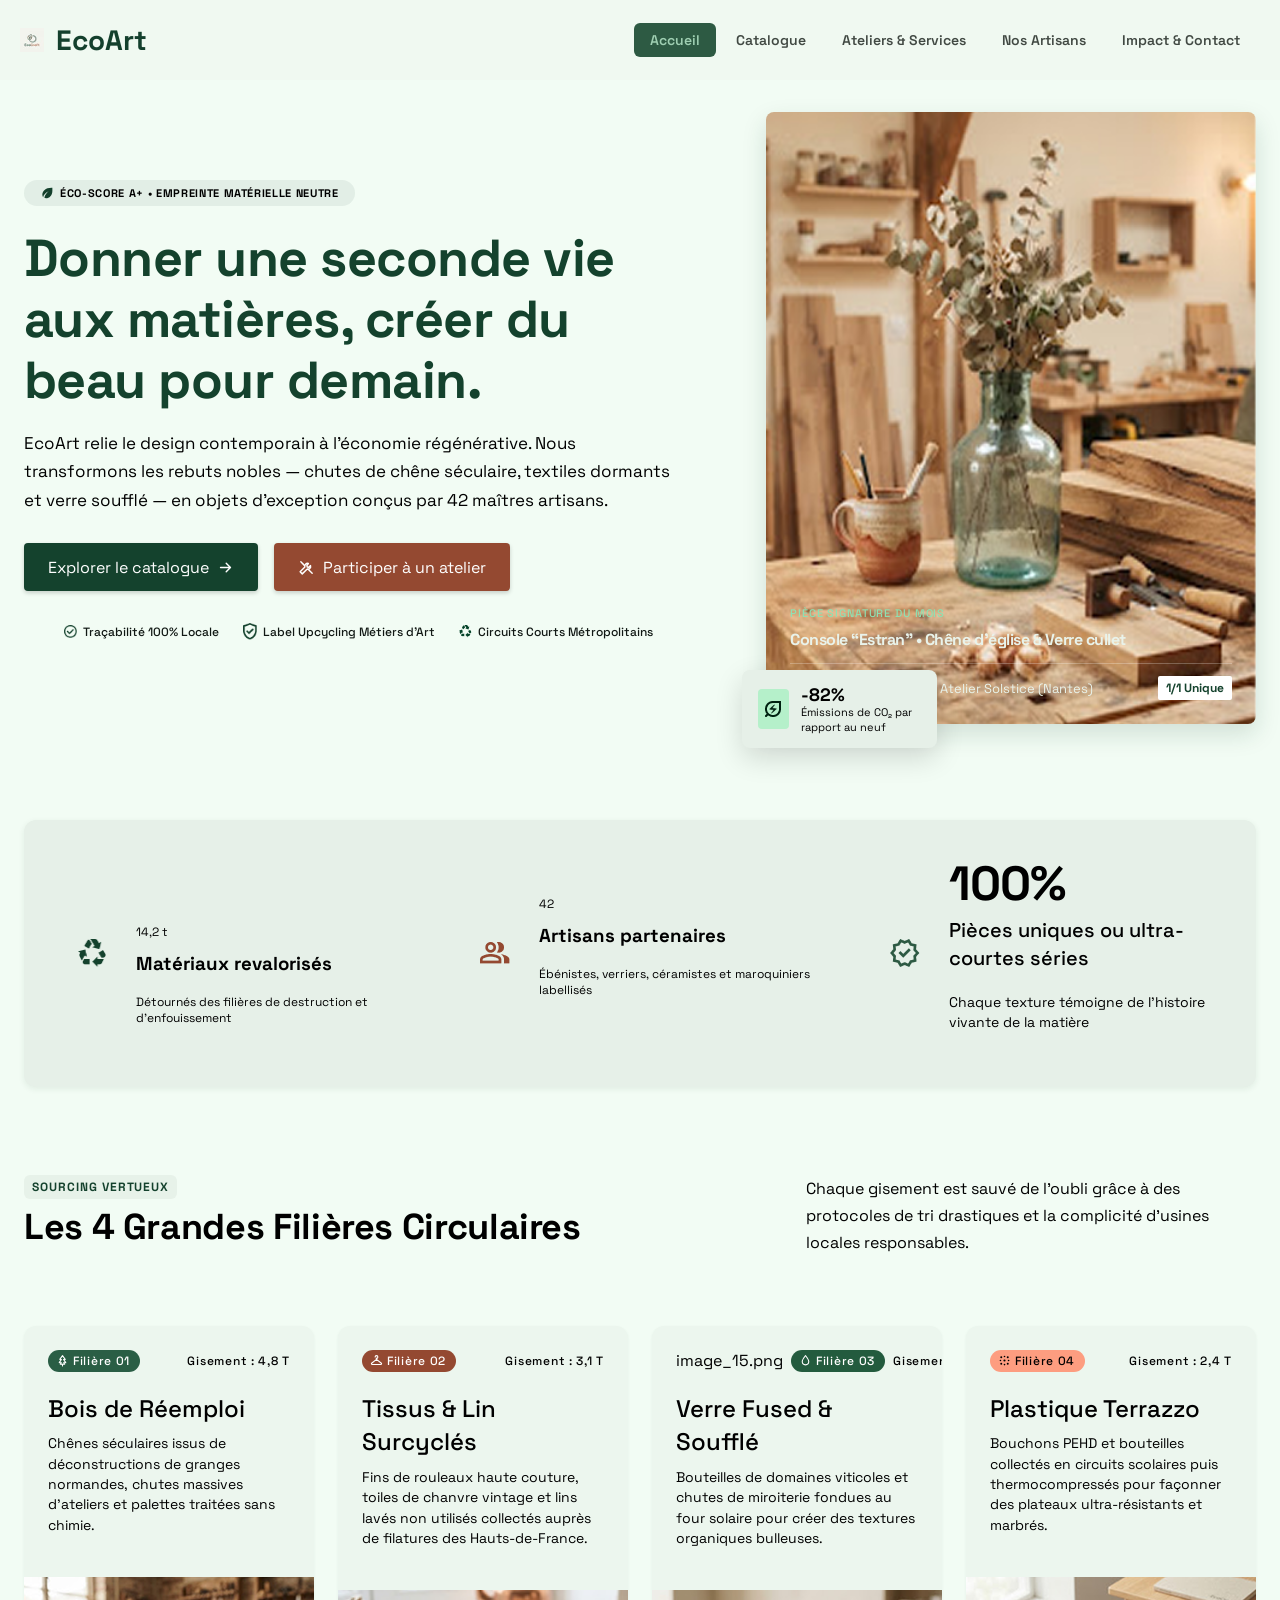
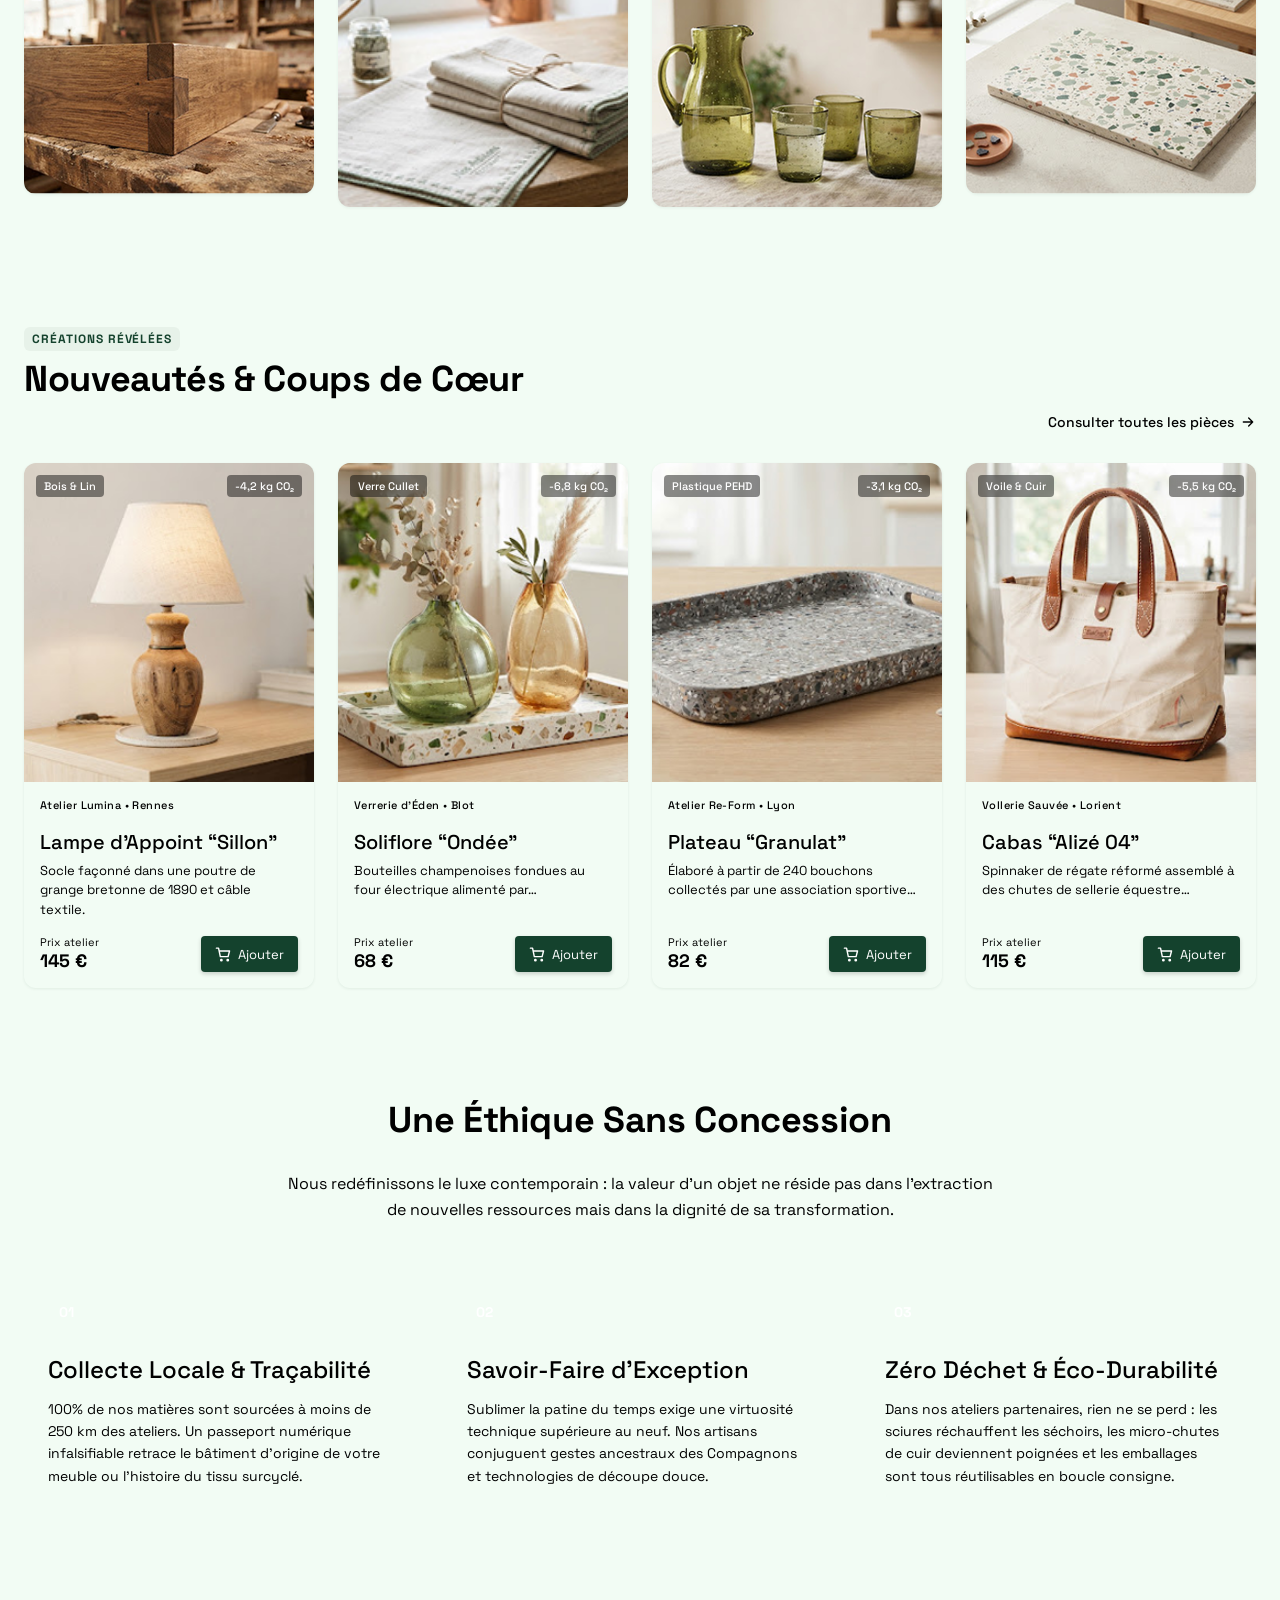
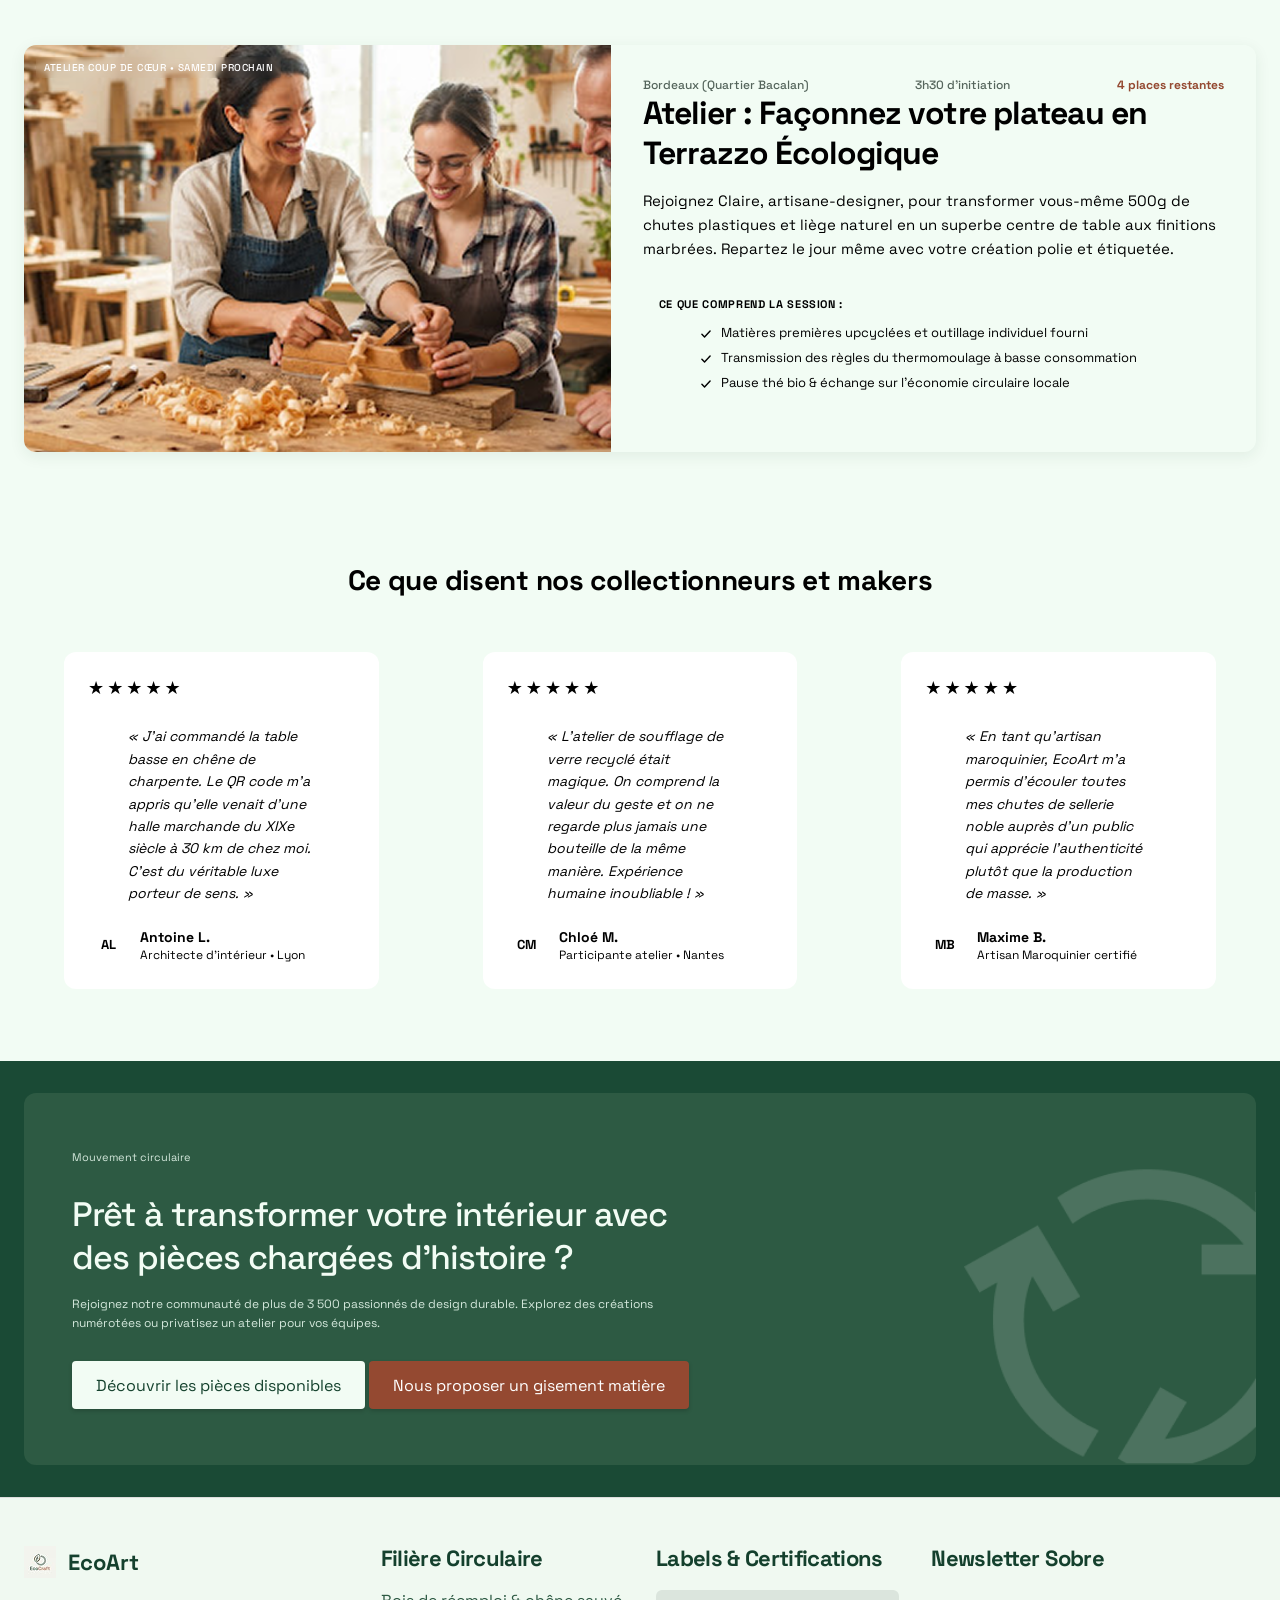
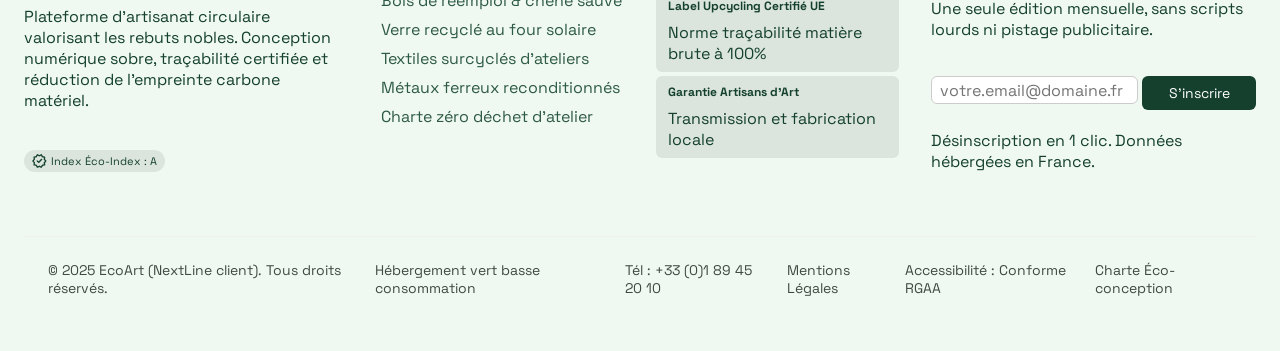
<file: index.html>
<!DOCTYPE html>
<html lang="en">

<head>
    <meta charset="UTF-8">
    <meta name="viewport" content="width=device-width, initial-scale=1.0">
    <title>Accueil - EcoArt</title>

    <link rel="stylesheet" href="CSS/style.css">
    <link rel="stylesheet" href="CSS/variables.css">
    <link rel="stylesheet" href="CSS/responsive.css">

</head>
<body class="home-body">
<header>
        <nav class="nav_bar">
            <a href="index.html"><img src="assets/icons/Logo EcoArt.png" alt="Logo EcoArt">EcoArt</a>
            <input type="checkbox" id="menu-toggle" class="checkbox">
            <label for="menu-toggle" class="menu-icon">&#9776;</label>
            <ul class="menu_list">
                <li><a href="index.html" class="active">Accueil</a></li>
                <li><a href="produits.html" >Catalogue</a></li>
                <li><a href="services.html">Ateliers & Services</a></li>
                <li><a href="artisans.html">Nos Artisans</a></li>
                <li><a href="impact.html">Impact & Contact </a></li>
            </ul>
        </nav>
    </header>

    <main class="hero-container">
<section class="hero-area">
  <div class="copy">
    <span class="badge-hero">
      <svg viewBox="0 0 24 24" fill="#14402c" aria-hidden="true"><path d="M20 3C9 3 4 9 4 15c0 1.6.5 3 1.3 4.2C6.5 14.500 10 11 15 9c-4 3-6.500 6.500-7.500 11.200.8.500 1.700.800 2.700.800 6 0 11-5 11-12.500V3h-1.200z"/></svg>
      Éco-score A+ • Empreinte matérielle neutre
    </span>

    <h1 class="h1-hero">Donner une seconde vie aux matières, créer du beau pour demain.</h1>

    <p class="hero-p">EcoArt relie le design contemporain à l'économie régénérative. Nous transformons les rebuts nobles — chutes de chêne séculaire, textiles dormants et verre soufflé — en objets d'exception conçus par 42 maîtres artisans.</p>

    <div class="actions-btn">
      <a class="btn btn-primary" href="produits.html">
        Explorer le catalogue
        <svg viewBox="0 0 24 24" fill="none" stroke="currentColor" stroke-width="2" stroke-linecap="round" stroke-linejoin="round" aria-hidden="true"><path d="M5 12h14M13 6l6 6-6 6"/></svg>
      </a>
      <a class="btn btn-secondary" href="services.html">
        <svg viewBox="0 0 24 24" fill="none" stroke="currentColor" stroke-width="2" stroke-linecap="round" stroke-linejoin="round" aria-hidden="true"><path d="M14.700 6.300a4 4 0 0 0-5 5L3 18l3 3 6.700-6.700a4 4 0 0 0 5-5l-2.500 2.500-2.200-.500-.500-2.200z"/><path d="M14 14l6 6M4 4l5 5"/></svg>
        Participer à un atelier
      </a>
    </div>

    <ul class="trust-badges">
      <li>
        <img src="assets/icons/icon-trust.png" alt="icon of sycling" width="13.33" color="#111814">
        Traçabilité 100% Locale
      </li>
      <li>
        <img src="assets/icons/Icon-21.png" alt="icon of sycling" width="13.33" height="16.67px">
        Label Upcycling Métiers d'Art
      </li>
      <li>
        <img src="assets/icons/Icon-2.png" alt="icon of sycling" width="13.33">
        Circuits Courts Métropolitains
      </li>
    </ul>
  </div>

  <div class="left-badge">
    <article class="card-hero-index">
      <img class="card-img" src="assets/pictures/heroimage.png" alt="Atelier de menuiserie avec vase en verre et eucalyptus">
      <div class="card-info">
        <p class="card-p">Pièce signature du mois</p>
        <h2 class="left-badge-h2">Console “Estran” • Chêne d'église &amp; Verre cullet</h2>
        <div class="card-meta">
          <span class="bellow-h2">Atelier Solstice (Nantes)</span>
          <span class="tag">1/1 Unique</span>
        </div>
      </div>
    </article>

    <aside class="stat">
      <div class="stat-icon-hero">
        <img src="assets/icons/flowericon.png" alt="" width="16" height="16">
      </div>
      <div>
        <strong>-82%</strong>
        <span>Émissions de CO₂ par rapport au neuf</span>
      </div>
    </aside>
  </div>
</section>
</main>

<section class="statss">
  <div class="statss-card">

    <article class="statt-item">
      <div class="stat-icon stat-icon-1">
        <img src="assets/icons/recycle.png" alt="Recycle Icon" width="28.04px" height="28px">
      </div>
      <div class="statt-text">
        <div class="statt-icon statt-icon--forest">
        </div>
        <p class="stat-number stat-number--forest">14,2 t</p>
        <h3 class="stat-title">Matériaux revalorisés</h3>
        <p class="stat-desc">Détournés des filières de destruction et d'enfouissement</p>
      </div>
    </article>

    <article class="statt-item">
      <div class="stat-icon stat-icon--clay">
        <img src="assets/icons/usersicon.png" alt="Users Icon">
      </div>
      <div class="statt-text">
        <p class="stat-number stat-number--clay">42</p>
        <h3 class="stat-title">Artisans partenaires</h3>
        <p class="stat-desc">Ébénistes, verriers, céramistes et maroquiniers labellisés</p>
      </div>
    </article>

    <article class="statt-item">
      <div class="stat-icon stat-icon--green">
        <img src="assets/icons/verifiedicon.png" alt="">
      </div>
      <div class="statt-text">
        <p class="statt-number stat-number--green">100%</p>
        <h3 class="statt-title">Pièces uniques ou ultra-courtes séries</h3>
        <p class="statt-desc">Chaque texture témoigne de l'histoire vivante de la matière</p>
      </div>
    </article>

  </div>
</section>

<section class="filieres">

  <header class="filieres-header">
    <div>
      <p class="eyebrow">Sourcing vertueux</p>
      <h2>Les 4 Grandes Filières Circulaires</h2>
    </div>
    <p class="filieres-intro">Chaque gisement est sauvé de l'oubli grâce à des protocoles de tri drastiques et la complicité d'usines locales responsables.</p>
  </header>

  <div class="filieres-grid">

    <article class="fcard">
      <div class="fcard-body">
        <div class="fcard-top">
          <span class="pill pill--forest">
            <svg viewBox="0 0 24 24" fill="none" stroke="currentColor" stroke-width="2" stroke-linecap="round" stroke-linejoin="round" aria-hidden="true"><path d="M12 3l-5 7h3l-4 6h4l-2 3h8l-2-3h4l-4-6h3z"/><path d="M12 19v3"/></svg>
            Filière 01
          </span>
          <span class="gisement">Gisement : 4,8 T</span>
        </div>
        <h3>Bois de Réemploi</h3>
        <p>Chênes séculaires issus de déconstructions de granges normandes, chutes massives d'ateliers et palettes traitées sans chimie.</p>
      </div>
      <img src="assets/pictures/image_6.png" alt="Assemblage à queues d'aronde en chêne sur un établi">
    </article>

    <article class="fcard">
      <div class="fcard-body">
        <div class="fcard-top">
          <span class="pill pill--clay">
            <svg viewBox="0 0 24 24" fill="none" stroke="currentColor" stroke-width="2" stroke-linecap="round" stroke-linejoin="round" aria-hidden="true"><path d="M12 8a2.500 2.500 0 1 0-2.500-2.500"/><path d="M12 8v2"/><path d="M12 10L3 17a1.500 1.500 0 0 0 1 2.500h16a1.500 1.500 0 0 0 1-2.500z"/></svg>
            Filière 02
          </span>
          <span class="gisement">Gisement : 3,1 T</span>
        </div>
        <h3>Tissus &amp; Lin Surcyclés</h3>
        <p>Fins de rouleaux haute couture, toiles de chanvre vintage et lins lavés non utilisés collectés auprès de filatures des Hauts-de-France.</p>
      </div>
      <img src="assets/pictures/image_29.png" alt="Échantillons de tissus en lin sur une table en bois">
    </article>

    <article class="fcard">
      <div class="fcard-body">
        <div class="fcard-top">image_15.png
          <span class="pill pill--green">
            <svg viewBox="0 0 24 24" fill="none" stroke="currentColor" stroke-width="2" stroke-linecap="round" stroke-linejoin="round" aria-hidden="true"><path d="M12 3c3.500 4.500 6 7.500 6 11a6 6 0 0 1-12 0c0-3.500 2.500-6.500 6-11z"/></svg>
            Filière 03
          </span>
          <span class="gisement">Gisement : 3,9 T</span>
        </div>
        <h3>Verre Fused &amp; Soufflé</h3>
        <p>Bouteilles de domaines viticoles et chutes de miroiterie fondues au four solaire pour créer des textures organiques bulleuses.</p>
      </div>
      <img src="assets/pictures/image_8.png" alt="Carafe et verres en verre soufflé vert">
    </article>

    <article class="fcard">
      <div class="fcard-body">
        <div class="fcard-top">
          <span class="pill pill--salmon">
            <svg viewBox="0 0 24 24" fill="currentColor" aria-hidden="true"><circle cx="6" cy="6" r="1.800"/><circle cx="12" cy="4.500" r="1.500"/><circle cx="18" cy="6" r="1.800"/><circle cx="4.500" cy="12" r="1.500"/><circle cx="12" cy="12" r="2"/><circle cx="19.500" cy="12" r="1.500"/><circle cx="6" cy="18" r="1.800"/><circle cx="12" cy="19.500" r="1.500"/><circle cx="18" cy="18" r="1.800"/></svg>
            Filière 04
          </span>
          <span class="gisement">Gisement : 2,4 T</span>
        </div>
        <h3>Plastique Terrazzo</h3>
        <p>Bouchons PEHD et bouteilles collectés en circuits scolaires puis thermocompressés pour façonner des plateaux ultra-résistants et marbrés.</p>
      </div>
      <img src="assets/pictures/image_15.png" alt="Plateau en plastique recyclé façon terrazzo">
    </article>

  </div>
</section>


<section class="second-section" id="catalogue">
  <header class="sec-head">
    <div><p class="eyebrow">Créations révélées</p><h2>Nouveautés &amp; Coups de Cœur</h2></div>
    <a class="link-arrow" href="#catalogue">Consulter toutes les pièces <svg viewBox="0 0 24 24" fill="none" stroke="currentColor" stroke-width="2" stroke-linecap="round" stroke-linejoin="round" aria-hidden="true"><path d="M5 12h14M13 6l6 6-6 6"/></svg></a>
  </header>
  <div class="pgrid">
    <article class="pcard">
      <div class="pcard-img"><img src="assets/pictures/image_3.png" alt="Lampe d'appoint en bois"><span class="chip">Bois &amp; Lin</span><span class="chip chip--r">-4,2 kg CO₂</span></div>
      <div class="pcard-body">
        <p class="maker">Atelier Lumina • Rennes</p>
        <h3>Lampe d'Appoint “Sillon”</h3>
        <p class="pdesc">Socle façonné dans une poutre de grange bretonne de 1890 et câble textile.</p>
        <div class="pfoot"><div><span class="plabel">Prix atelier</span><strong>145 €</strong></div><button class="btn btn-primary btn-sm" type="button"><svg viewBox="0 0 24 24" fill="none" stroke="currentColor" stroke-width="2" stroke-linecap="round" stroke-linejoin="round" aria-hidden="true"><circle cx="9" cy="20" r="1"/><circle cx="18" cy="20" r="1"/><path d="M2 3h3l2.500 12h11l2-8H6"/></svg> Ajouter</button></div>
      </div>
    </article>
    <article class="pcard">
      <div class="pcard-img"><img src="assets/pictures/image_9.png" alt="Soliflore en verre"><span class="chip">Verre Cullet</span><span class="chip chip--r">-6,8 kg CO₂</span></div>
      <div class="pcard-body">
        <p class="maker">Verrerie d'Éden • Blot</p>
        <h3>Soliflore “Ondée”</h3>
        <p class="pdesc">Bouteilles champenoises fondues au four électrique alimenté par…</p>
        <div class="pfoot"><div><span class="plabel">Prix atelier</span><strong>68 €</strong></div><button class="btn btn-primary btn-sm" type="button"><svg viewBox="0 0 24 24" fill="none" stroke="currentColor" stroke-width="2" stroke-linecap="round" stroke-linejoin="round" aria-hidden="true"><circle cx="9" cy="20" r="1"/><circle cx="18" cy="20" r="1"/><path d="M2 3h3l2.500 12h11l2-8H6"/></svg> Ajouter</button></div>
      </div>
    </article>
    <article class="pcard">
      <div class="pcard-img"><img src="assets/pictures/image_33.png" alt="Plateau granulat"><span class="chip">Plastique PEHD</span><span class="chip chip--r">-3,1 kg CO₂</span></div>
      <div class="pcard-body">
        <p class="maker">Atelier Re-Form • Lyon</p>
        <h3>Plateau “Granulat”</h3>
        <p class="pdesc">Élaboré à partir de 240 bouchons collectés par une association sportive…</p>
        <div class="pfoot"><div><span class="plabel">Prix atelier</span><strong>82 €</strong></div><button class="btn btn-primary btn-sm" type="button"><svg viewBox="0 0 24 24" fill="none" stroke="currentColor" stroke-width="2" stroke-linecap="round" stroke-linejoin="round" aria-hidden="true"><circle cx="9" cy="20" r="1"/><circle cx="18" cy="20" r="1"/><path d="M2 3h3l2.500 12h11l2-8H6"/></svg> Ajouter</button></div>
      </div>
    </article>
    <article class="pcard">
      <div class="pcard-img"><img src="assets/pictures/image_10.png" alt="Cabas en toile"><span class="chip">Voile &amp; Cuir</span><span class="chip chip--r">-5,5 kg CO₂</span></div>
      <div class="pcard-body">
        <p class="maker">Vollerie Sauvée • Lorient</p>
        <h3>Cabas “Alizé 04”</h3>
        <p class="pdesc">Spinnaker de régate réformé assemblé à des chutes de sellerie équestre…</p>
        <div class="pfoot"><div><span class="plabel">Prix atelier</span><strong>115 €</strong></div><button class="btn btn-primary btn-sm" type="button"><svg viewBox="0 0 24 24" fill="none" stroke="currentColor" stroke-width="2" stroke-linecap="round" stroke-linejoin="round" aria-hidden="true"><circle cx="9" cy="20" r="1"/><circle cx="18" cy="20" r="1"/><path d="M2 3h3l2.500 12h11l2-8H6"/></svg> Ajouter</button></div>
      </div>
    </article>
  </div>
</section>

  <section class="second-section">
    <header class="sec-center">
      <h2>Une Éthique Sans Concession</h2>
      <p>Nous redéfinissons le luxe contemporain : la valeur d'un objet ne réside pas dans l'extraction de nouvelles ressources mais dans la dignité de sa transformation.</p>
    </header>
    <div class="egrid">
      <article class="ecard"><span class="num">01</span><h3>Collecte Locale &amp; Traçabilité</h3><p>100% de nos matières sont sourcées à moins de 250 km des ateliers. Un passeport numérique infalsifiable retrace le bâtiment d'origine de votre meuble ou l'histoire du tissu surcyclé.</p></article>
      <article class="ecard"><span class="num">02</span><h3>Savoir-Faire d'Exception</h3><p>Sublimer la patine du temps exige une virtuosité technique supérieure au neuf. Nos artisans conjuguent gestes ancestraux des Compagnons et technologies de découpe douce.</p></article>
      <article class="ecard"><span class="num">03</span><h3>Zéro Déchet &amp; Éco-Durabilité</h3><p>Dans nos ateliers partenaires, rien ne se perd : les sciures réchauffent les séchoirs, les micro-chutes de cuir deviennent poignées et les emballages sont tous réutilisables en boucle consigne.</p></article>
    </div>
  </section>


  <section class="second-section" id="ateliers">
    <article class="atelier">
      <div class="atelier-img">
        <img src="assets/pictures/image_23.png" alt="Deux femmes rabotant une planche dans un atelier">
      <span class="chip chip--clay">Atelier coup de cœur • Samedi prochain</span>
    </div>
    <div class="atelier-body">
      <ul class="meta">
        <li>Bordeaux (Quartier Bacalan)</li>
        <li>3h30 d'initiation</li>
        <li class="meta-warn">4 places restantes</li>
      </ul>
      <h2>Atelier : Façonnez votre plateau en Terrazzo Écologique</h2>
      <p>Rejoignez Claire, artisane-designer, pour transformer vous-même 500g de chutes plastiques et liège naturel en un superbe centre de table aux finitions marbrées. Repartez le jour même avec votre création polie et étiquetée.</p>
      <div class="includes">
        <p class="includes-title">Ce que comprend la session :</p>
        <ul>
          <li><svg viewBox="0 0 24 24" fill="none" stroke="currentColor" stroke-width="2.500" stroke-linecap="round" stroke-linejoin="round" aria-hidden="true"><path d="M5 12.500l4.500 4.500L19 7"/></svg> Matières premières upcyclées et outillage individuel fourni</li>
          <li><svg viewBox="0 0 24 24" fill="none" stroke="currentColor" stroke-width="2.500" stroke-linecap="round" stroke-linejoin="round" aria-hidden="true"><path d="M5 12.500l4.500 4.500L19 7"/></svg> Transmission des règles du thermomoulage à basse consommation</li>
          <li><svg viewBox="0 0 24 24" fill="none" stroke="currentColor" stroke-width="2.500" stroke-linecap="round" stroke-linejoin="round" aria-hidden="true"><path d="M5 12.500l4.500 4.500L19 7"/></svg> Pause thé bio &amp; échange sur l'économie circulaire locale</li>
        </ul>
      </div>
    </div>
  </article>
</section>


<section class="second-section">
  <header class="sec-center"><h2 class="h2-sm">Ce que disent nos collectionneurs et makers</h2></header>
  <div class="tgrid">
    <figure class="tcard">
      <div class="stars" aria-label="5 étoiles sur 5">★★★★★</div>
      <blockquote>« J'ai commandé la table basse en chêne de charpente. Le QR code m'a appris qu'elle venait d'une halle marchande du XIXe siècle à 30 km de chez moi. C'est du véritable luxe porteur de sens. »</blockquote>
      <figcaption><span class="avatar avatar--mint">AL</span><span><strong>Antoine L.</strong><small>Architecte d'intérieur • Lyon</small></span></figcaption>
    </figure>
    <figure class="tcard">
      <div class="stars" aria-label="5 étoiles sur 5">★★★★★</div>
      <blockquote>« L'atelier de soufflage de verre recyclé était magique. On comprend la valeur du geste et on ne regarde plus jamais une bouteille de la même manière. Expérience humaine inoubliable ! »</blockquote>
      <figcaption><span class="avatar avatar--salmon">CM</span><span><strong>Chloé M.</strong><small>Participante atelier • Nantes</small></span></figcaption>
    </figure>
    <figure class="tcard">
      <div class="stars" aria-label="5 étoiles sur 5">★★★★★</div>
      <blockquote>« En tant qu'artisan maroquinier, EcoArt m'a permis d'écouler toutes mes chutes de sellerie noble auprès d'un public qui apprécie l'authenticité plutôt que la production de masse. »</blockquote>
      <figcaption><span class="avatar avatar--mint">MB</span><span><strong>Maxime B.</strong><small>Artisan Maroquinier certifié</small></span></figcaption>
    </figure>
  </div>
</section>
</main>

<section class="cta-wrap">
  <div class="cta">
    <div class="cta-text">
      <p class="p-settings">Mouvement circulaire</p>
      <h2>Prêt à transformer votre intérieur avec des pièces chargées d'histoire ?</h2>
      <p>Rejoignez notre communauté de plus de 3 500 passionnés de design durable. Explorez des créations numérotées ou privatisez un atelier pour vos équipes.</p>
      <div class="actions">
        <a class="btn btn-light" href="#catalogue">Découvrir les pièces disponibles</a>
        <a class="btn btn-secondary" href="#ateliers">Nous proposer un gisement matière</a>
      </div>
    </div>
     <img src="assets/pictures/Container.png" alt="icon">
  </div>
</section>

    <footer>
        <div class="footer_section">
            <div class="footer_first_div">
                <a href=""><img src="assets/icons/Logo EcoArt.png" alt="Logo EcoArt">EcoArt</a>
                <p>Plateforme d'artisanat circulaire valorisant
                    les rebuts nobles. Conception numérique
                    sobre, traçabilité certifiée et réduction de
                    l'empreinte carbone matériel.
                </p>
                <p class="footer_icon"><img src="assets/icons/Icon-10.png" alt=""><span>Index Éco-Index : A</span></p>
            </div>
            <div class="footer_second_div">
                <h2>Filière Circulaire</h2>
                <div>
                    <a href="#">Bois de réemploi & chêne sauvé</a>
                    <a href="#">Verre recyclé au four solaire</a>
                    <a href="#">Textiles surcyclés d'ateliers</a>
                    <a href="#">Métaux ferreux reconditionnés</a>
                    <a href="#">Charte zéro déchet d'atelier</a>
                </div>
            </div>
            <div class="footer_third_div">
                <h2>Labels & Certifications</h2>
                <div>
                    <h4>Label Upcycling Certifié UE</h3>
                    <p>Norme traçabilité matière brute à 100%</p>
                </div>
                <div>
                    <h4>Garantie Artisans d'Art</h3>
                    <p>Transmission et fabrication locale</p>
                </div>
            </div>
            <div class="footer_forth_div">
                <h2>Newsletter Sobre</h2>
                <p>Une seule édition mensuelle, sans scripts
                    lourds ni pistage publicitaire.
                </p>
                <div class="input_div">
                    <input type="text" class="footer_input" placeholder="votre.email@domaine.fr">
                    <button type="submit" class="footer_submit">S'inscrire</button>
                </div>
                <p>Désinscription en 1 clic. Données hébergées
                    en France.
                </p>
            </div>
        </div>


        <div class="footer_info">
            <div>
                <p>© 2025 EcoArt (NextLine client). Tous droits réservés.</p>
                <p>Hébergement vert basse consommation</p>
                <p>Tél : +33 (0)1 89 45 20 10</p>
            </div>
            <div>
                <p>Mentions Légales</p>
                <p>Accessibilité : Conforme RGAA</p>
                <p>Charte Éco-conception</p>
            </div>
        </div>
    </footer>
</body>

</html>
</file>
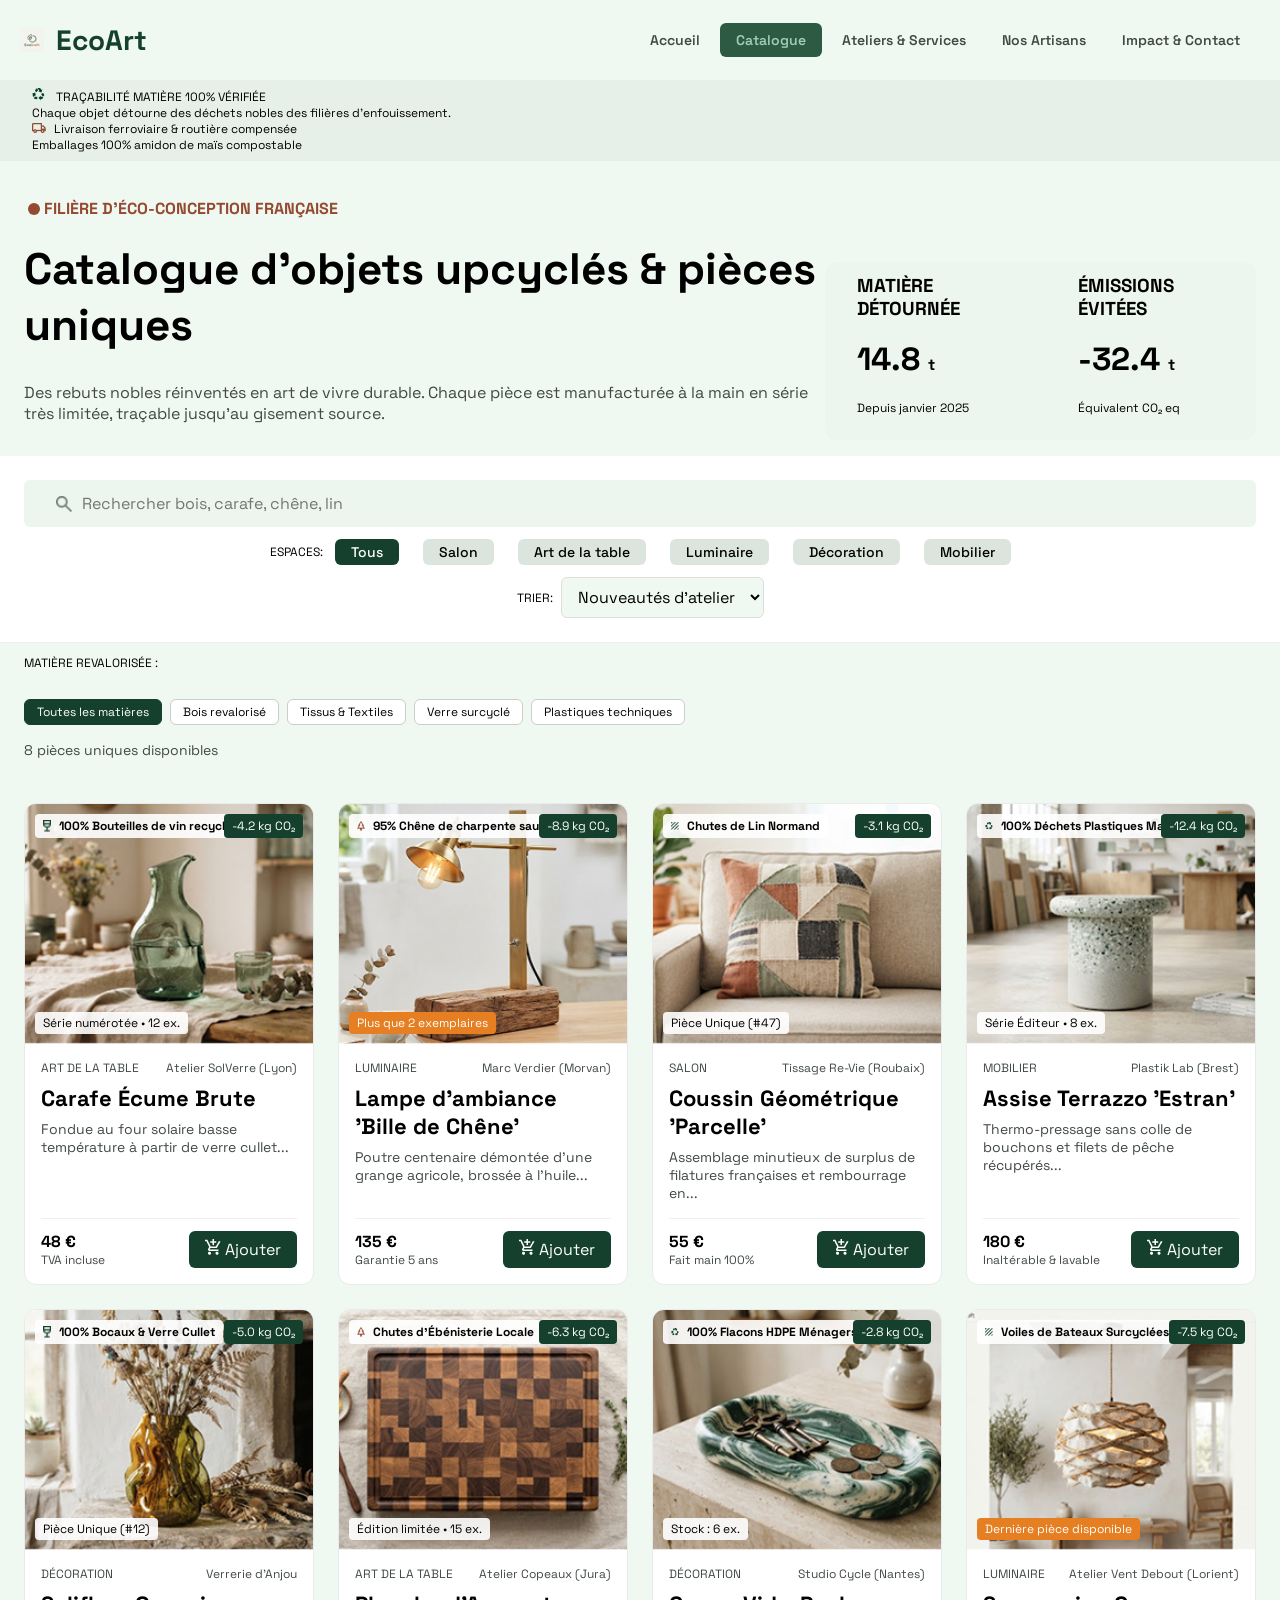
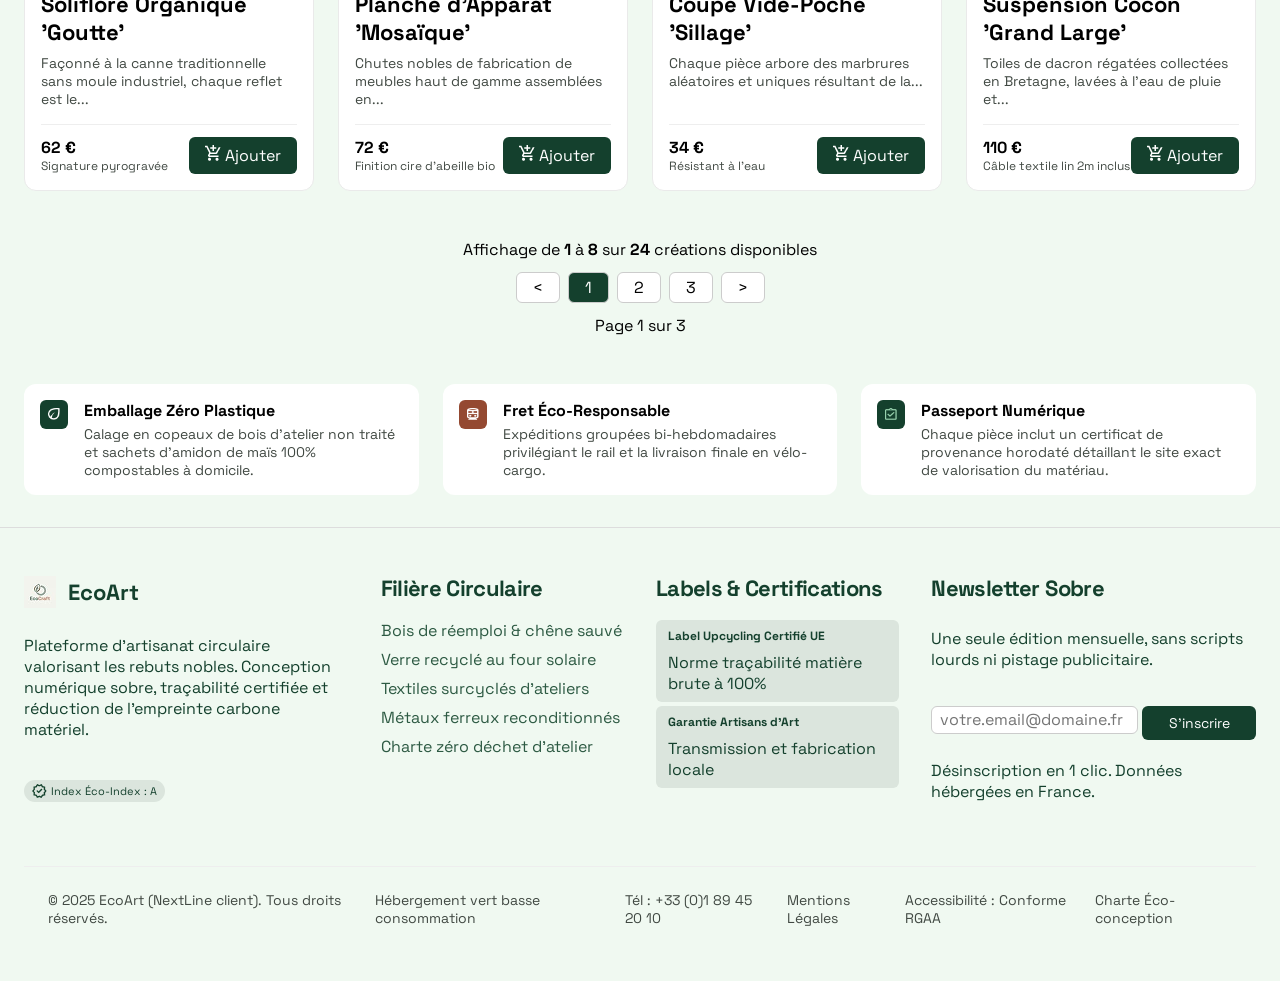
<file: produits.html>
<!DOCTYPE html>
<html lang="en">

<head>
    <meta charset="UTF-8">
    <meta name="viewport" content="width=device-width, initial-scale=1.0">
    <title>Document</title>
    <link rel="stylesheet" href="CSS/variables.css">
    <link rel="stylesheet" href="CSS/style.css">
    <link rel="stylesheet" href="CSS/responsive.css">

</head>

<body>
    <!-----------------  NavBar Section   ----------------------------->
    <header>
        <nav class="nav_bar">
            <a href="index.html"><img src="assets/icons/Logo EcoArt.png" alt="Logo EcoArt">EcoArt</a>
            <input type="checkbox" id="menu-toggle" class="checkbox">
            <label for="menu-toggle" class="menu-icon">&#9776;</label>
            <ul class="menu_list">
                <li><a href="index.html">Accueil</a></li>
                <li><a href="#" class="active">Catalogue</a></li>
                <li><a href="services.html">Ateliers & Services</a></li>
                <li><a href="artisans.html">Nos Artisans</a></li>
                <li><a href="impact.html">Impact & Contact </a></li>
            </ul>
        </nav>
    </header>

    <!------------------   Main section   ----------------------------->
    <main class="main_section">
        <div class="small_nav">
            <div>
                <p><img src="assets/icons/Icon-2.png" alt="ICON-2"> TRAÇABILITÉ MATIÈRE 100% VÉRIFIÉE</p>
                <p>Chaque objet détourne des déchets nobles des filières d'enfouissement.</p>
            </div>
            <div>
                <p><img src="assets/icons/truck.png" alt="Truck-icon">Livraison ferroviaire & routière compensée</p>
                <p>Emballages 100% amidon de maïs compostable</p>
            </div>
        </div>

        <div class="main_hero_catalog">
            <div class="catalog_title">
                <h4><div></div> FILIÈRE D'ÉCO-CONCEPTION FRANÇAISE</h4>
                <h1>Catalogue d'objets upcyclés & pièces uniques</h1>
                <p>
                    Des rebuts nobles réinventés en art de vivre durable. Chaque pièce est
                    manufacturée à la main en série très limitée, traçable jusqu'au gisement source.
                </p>
            </div>
            <div class="section_2_hero">
                <div class="section_2_hero_div">
                    <div>
                        <h3>MATIÈRE DÉTOURNÉE</h3>
                        <h1>14.8 <span>t</span></h1>
                        <p>Depuis janvier 2025</p>
                    </div>
                    <div>
                        <h3>ÉMISSIONS ÉVITÉES</h3>
                        <h1>-32.4 <span>t</span></h1>
                        <p>Équivalent CO₂ eq</p>
                    </div>
                </div>
            </div>
        </div>

        <div class="sort_section">
            <div class="search_bar">
                <div>
                    <div class="search_container">
                        <img src="assets/icons/search_icon.png" alt="Search Icon" class="search_icon">
                        <input type="text" placeholder="Rechercher bois, carafe, chêne, lin">
                    </div>
                </div>
                <div class="search_midle">
                    <p>ESPACES:</p>
                    <div>
                        <button class="btn_filter active">Tous</button>
                        <button class="btn_filter">Salon</button>
                        <button class="btn_filter">Art de la table</button>
                        <button class="btn_filter">Luminaire</button>
                        <button class="btn_filter">Décoration</button>
                        <button class="btn_filter">Mobilier</button>
                    </div>
                </div>
                <div class="sort_select">
                    <p>TRIER:</p>
                    <select name="detai" id="detai">
                        <option value="Option1">Nouveautés d'atelier</option>
                    </select>
                </div>
            </div>

            <div class="filter_tags">
                <p>MATIÈRE REVALORISÉE :</p>
                <div class="tags_container">
                    <button class="tag_btn active">Toutes les matières</button>
                    <button class="tag_btn">Bois revalorisé</button>
                    <button class="tag_btn">Tissus & Textiles</button>
                    <button class="tag_btn">Verre surcyclé</button>
                    <button class="tag_btn">Plastiques techniques</button>
                </div>
                <span class="count_info">8 pièces uniques disponibles</span>
            </div>
        </div>

        <!-- Catalog Grid Section -->
        <div class="products_grid">
            <!-- Product Card 1 -->
            <div class="product_card">
                <div class="card_image_Catalogue">
                    <img src="assets/pictures/image_1.png" alt="Carafe Écume Brute">
                    <span class="badge_top_left"><img src="assets/icons/Icon.png" alt="Icon">100% Bouteilles de vin recyclées</span>
                    <span class="badge_top_right">-4.2 kg CO₂</span>
                    <span class="badge_bottom">Série numérotée • 12 ex.</span>
                </div>
                <div class="card_content">
                    <div class="card_header">
                        <span class="category">ART DE LA TABLE</span>
                        <span class="artisan">Atelier SolVerre (Lyon)</span>
                    </div>
                    <h3>Carafe Écume Brute</h3>
                    <p>Fondue au four solaire basse température à partir de verre cullet...</p>
                    <div class="card_footer">
                        <div class="price">48 € <span>TVA incluse</span></div>
                        <button class="btn_add"><img src="assets/icons/Icon-buy.png" alt=""> Ajouter</button>
                    </div>
                </div>
            </div>

            <!-- Product Card 2 -->
            <div class="product_card">
                <div class="card_image_Catalogue">
                    <img src="assets/pictures/image_35.png" alt="Lampe Bille de Chêne">
                    <span class="badge_top_left"><img src="assets/icons/Icon-tree.png" alt="Icon">95% Chêne de charpente sauvé</span>
                    <span class="badge_top_right">-8.9 kg CO₂</span>
                    <span class="badge_bottom badge_alert">Plus que 2 exemplaires</span>
                </div>
                <div class="card_content">
                    <div class="card_header">
                        <span class="category">LUMINAIRE</span>
                        <span class="artisan">Marc Verdier (Morvan)</span>
                    </div>
                    <h3>Lampe d'ambiance 'Bille de Chêne'</h3>
                    <p>Poutre centenaire démontée d'une grange agricole, brossée à l'huile...</p>
                    <div class="card_footer">
                        <div class="price">135 € <span>Garantie 5 ans</span></div>
                        <button class="btn_add"><img src="assets/icons/Icon-buy.png" alt=""> Ajouter</button>
                    </div>
                </div>
            </div>

            <!-- Product Card 3 -->
            <div class="product_card">
                <div class="card_image_Catalogue">
                    <img src="assets/pictures/image_32.png" alt="Coussin Parcelle">
                    <span class="badge_top_left"><img src="assets/icons/Icon-3.png" alt="Icon">Chutes de Lin Normand</span>
                    <span class="badge_top_right">-3.1 kg CO₂</span>
                    <span class="badge_bottom">Pièce Unique (#47)</span>
                </div>
                <div class="card_content">
                    <div class="card_header">
                        <span class="category">SALON</span>
                        <span class="artisan">Tissage Re-Vie (Roubaix)</span>
                    </div>
                    <h3>Coussin Géométrique 'Parcelle'</h3>
                    <p>Assemblage minutieux de surplus de filatures françaises et rembourrage en...</p>
                    <div class="card_footer">
                        <div class="price">55 € <span>Fait main 100%</span></div>
                        <button class="btn_add"><img src="assets/icons/Icon-buy.png" alt=""> Ajouter</button>
                    </div>
                </div>
            </div>

            <!-- Product Card 4 -->
            <div class="product_card">
                <div class="card_image_Catalogue">
                    <img src="assets/pictures/image_11.png" alt="Assise Terrazzo Estran">
                    <span class="badge_top_left"><img src="assets/icons/Icon-2.png" alt="Icon">100% Déchets Plastiques Marins</span>
                    <span class="badge_top_right">-12.4 kg CO₂</span>
                    <span class="badge_bottom">Série Éditeur • 8 ex.</span>
                </div>
                <div class="card_content">
                    <div class="card_header">
                        <span class="category">MOBILIER</span>
                        <span class="artisan">Plastik Lab (Brest)</span>
                    </div>
                    <h3>Assise Terrazzo 'Estran'</h3>
                    <p>Thermo-pressage sans colle de bouchons et filets de pêche récupérés...</p>
                    <div class="card_footer">
                        <div class="price">180 € <span>Inaltérable & lavable</span></div>
                        <button class="btn_add"><img src="assets/icons/Icon-buy.png" alt=""> Ajouter</button>
                    </div>
                </div>
            </div>

            <!-- Product Card 5 -->
            <div class="product_card">
                <div class="card_image_Catalogue">
                    <img src="assets/pictures/image_21.png" alt="Soliflore Organique Goutte">
                    <span class="badge_top_left"><img src="assets/icons/Icon.png" alt="Icon">100% Bocaux & Verre Cullet</span>
                    <span class="badge_top_right">-5.0 kg CO₂</span>
                    <span class="badge_bottom">Pièce Unique (#12)</span>
                </div>
                <div class="card_content">
                    <div class="card_header">
                        <span class="category">DÉCORATION</span>
                        <span class="artisan">Verrerie d'Anjou</span>
                    </div>
                    <h3>Soliflore Organique 'Goutte'</h3>
                    <p>Façonné à la canne traditionnelle sans moule industriel, chaque reflet est le...</p>
                    <div class="card_footer">
                        <div class="price">62 € <span>Signature pyrogravée</span></div>
                        <button class="btn_add"><img src="assets/icons/Icon-buy.png" alt=""> Ajouter</button>
                    </div>
                </div>
            </div>

            <!-- Product Card 6 -->
            <div class="product_card">
                <div class="card_image_Catalogue">
                    <img src="assets/pictures/image_36.png" alt="Planche d'Apparat Mosaïque">
                    <span class="badge_top_left"><img src="assets/icons/Icon-tree.png" alt="Icon">Chutes d'Ébénisterie Locale</span>
                    <span class="badge_top_right">-6.3 kg CO₂</span>
                    <span class="badge_bottom">Édition limitée • 15 ex.</span>
                </div>
                <div class="card_content">
                    <div class="card_header">
                        <span class="category">ART DE LA TABLE</span>
                        <span class="artisan">Atelier Copeaux (Jura)</span>
                    </div>
                    <h3>Planche d'Apparat 'Mosaïque'</h3>
                    <p>Chutes nobles de fabrication de meubles haut de gamme assemblées en...</p>
                    <div class="card_footer">
                        <div class="price">72 € <span>Finition cire d'abeille bio</span></div>
                        <button class="btn_add"><img src="assets/icons/Icon-buy.png" alt=""> Ajouter</button>
                    </div>
                </div>
            </div>

            <!-- Product Card 7 -->
            <div class="product_card">
                <div class="card_image_Catalogue">
                    <img src="assets/pictures/image_24.png" alt="Coupe Vide-Poche Sillage">
                    <span class="badge_top_left"><img src="assets/icons/Icon-2.png" alt="Icon">100% Flacons HDPE Ménagers</span>
                    <span class="badge_top_right">-2.8 kg CO₂</span>
                    <span class="badge_bottom">Stock : 6 ex.</span>
                </div>
                <div class="card_content">
                    <div class="card_header">
                        <span class="category">DÉCORATION</span>
                        <span class="artisan">Studio Cycle (Nantes)</span>
                    </div>
                    <h3>Coupe Vide-Poche 'Sillage'</h3>
                    <p>Chaque pièce arbore des marbrures aléatoires et uniques résultant de la...</p>
                    <div class="card_footer">
                        <div class="price">34 € <span>Résistant à l'eau</span></div>
                        <button class="btn_add"><img src="assets/icons/Icon-buy.png" alt=""> Ajouter</button>
                    </div>
                </div>
            </div>

            <!-- Product Card 8 -->
            <div class="product_card">
                <div class="card_image_Catalogue">
                    <img src="assets/pictures/image_20.png" alt="Suspension Cocon Grand Large">
                    <span class="badge_top_left"><img src="assets/icons/Icon-3.png" alt="Icon">Voiles de Bateaux Surcyclées</span>
                    <span class="badge_top_right">-7.5 kg CO₂</span>
                    <span class="badge_bottom badge_alert">Dernière pièce disponible</span>
                </div>
                <div class="card_content">
                    <div class="card_header">
                        <span class="category">LUMINAIRE</span>
                        <span class="artisan">Atelier Vent Debout (Lorient)</span>
                    </div>
                    <h3>Suspension Cocon 'Grand Large'</h3>
                    <p>Toiles de dacron régatées collectées en Bretagne, lavées à l'eau de pluie et...</p>
                    <div class="card_footer">
                        <div class="price">110 € <span>Câble textile lin 2m inclus</span></div>
                        <button class="btn_add"><img src="assets/icons/Icon-buy.png" alt=""> Ajouter</button>
                    </div>
                </div>
            </div>
        </div>

        <!-- Pagination Section -->
        <div class="pagination_section">
            <span class="page_info">Affichage de <b>1</b> à <b>8</b> sur <b>24</b> créations disponibles</span>
            <div class="pagination_controls">
                <button class="page_btn">&lt;</button>
                <button class="page_btn active">1</button>
                <button class="page_btn">2</button>
                <button class="page_btn">3</button>
                <button class="page_btn">&gt;</button>
            </div>
            <span class="page_count">Page 1 sur 3</span>
        </div>

        <!-- Features Info Section -->
        <div class="features_section">
            <div class="feature_card">
                <div class="Emballage"><img src="assets/icons/Icon-6.png" alt="Icon Emballage"></div>
                <div>
                    <h4>Emballage Zéro Plastique</h4>
                    <p>Calage en copeaux de bois d'atelier non traité et sachets d'amidon de maïs 100% compostables à domicile.</p>
                </div>
            </div>
            <div class="feature_card">
                <div class="Fret"><img src="assets/icons/Icon-7.png" alt="Icon Fret"></div>
                <div>
                    <h4>Fret Éco-Responsable</h4>
                    <p>Expéditions groupées bi-hebdomadaires privilégiant le rail et la livraison finale en vélo-cargo.</p>
                </div>
            </div>
            <div class="feature_card">
                <div class="Passeport"><img src="assets/icons/Icon-8.png" alt="Icon Passeport"></div>
                <div>
                    <h4>Passeport Numérique</h4>
                    <p>Chaque pièce inclut un certificat de provenance horodaté détaillant le site exact de valorisation du matériau.</p>
                </div>
            </div>
        </div>

    </main>
    <!----------------------  End Main   ------------------------------>












    <!-------------------    Footer Section   ------------------------->
    <footer>
        <div class="footer_section">
            <div class="footer_first_div">
                <a href=""><img src="assets/icons/Logo EcoArt.png" alt="Logo EcoArt">EcoArt</a>
                <p>Plateforme d'artisanat circulaire valorisant
                    les rebuts nobles. Conception numérique
                    sobre, traçabilité certifiée et réduction de
                    l'empreinte carbone matériel.
                </p>
                <p class="footer_icon"><img src="assets/icons/Icon-10.png" alt=""><span>Index Éco-Index : A</span></p>
            </div>
            <div class="footer_second_div">
                <h2>Filière Circulaire</h2>
                <div>
                    <a href="#">Bois de réemploi & chêne sauvé</a>
                    <a href="#">Verre recyclé au four solaire</a>
                    <a href="#">Textiles surcyclés d'ateliers</a>
                    <a href="#">Métaux ferreux reconditionnés</a>
                    <a href="#">Charte zéro déchet d'atelier</a>
                </div>
            </div>
            <div class="footer_third_div">
                <h2>Labels & Certifications</h2>
                <div>
                    <h4>Label Upcycling Certifié UE</h3>
                    <p>Norme traçabilité matière brute à 100%</p>
                </div>
                <div>
                    <h4>Garantie Artisans d'Art</h3>
                    <p>Transmission et fabrication locale</p>
                </div>
            </div>
            <div class="footer_forth_div">
                <h2>Newsletter Sobre</h2>
                <p>Une seule édition mensuelle, sans scripts
                    lourds ni pistage publicitaire.
                </p>
                <div class="input_div">
                    <input type="text" class="footer_input" placeholder="votre.email@domaine.fr">
                    <button type="submit" class="footer_submit">S'inscrire</button>
                </div>
                <p>Désinscription en 1 clic. Données hébergées
                    en France.
                </p>
            </div>
        </div>


        <div class="footer_info">
            <div>
                <p>© 2025 EcoArt (NextLine client). Tous droits réservés.</p>
                <p>Hébergement vert basse consommation</p>
                <p>Tél : +33 (0)1 89 45 20 10</p>
            </div>
            <div>
                <p>Mentions Légales</p>
                <p>Accessibilité : Conforme RGAA</p>
                <p>Charte Éco-conception</p>
            </div>
        </div>
    </footer>
</body>

</html>
</file>
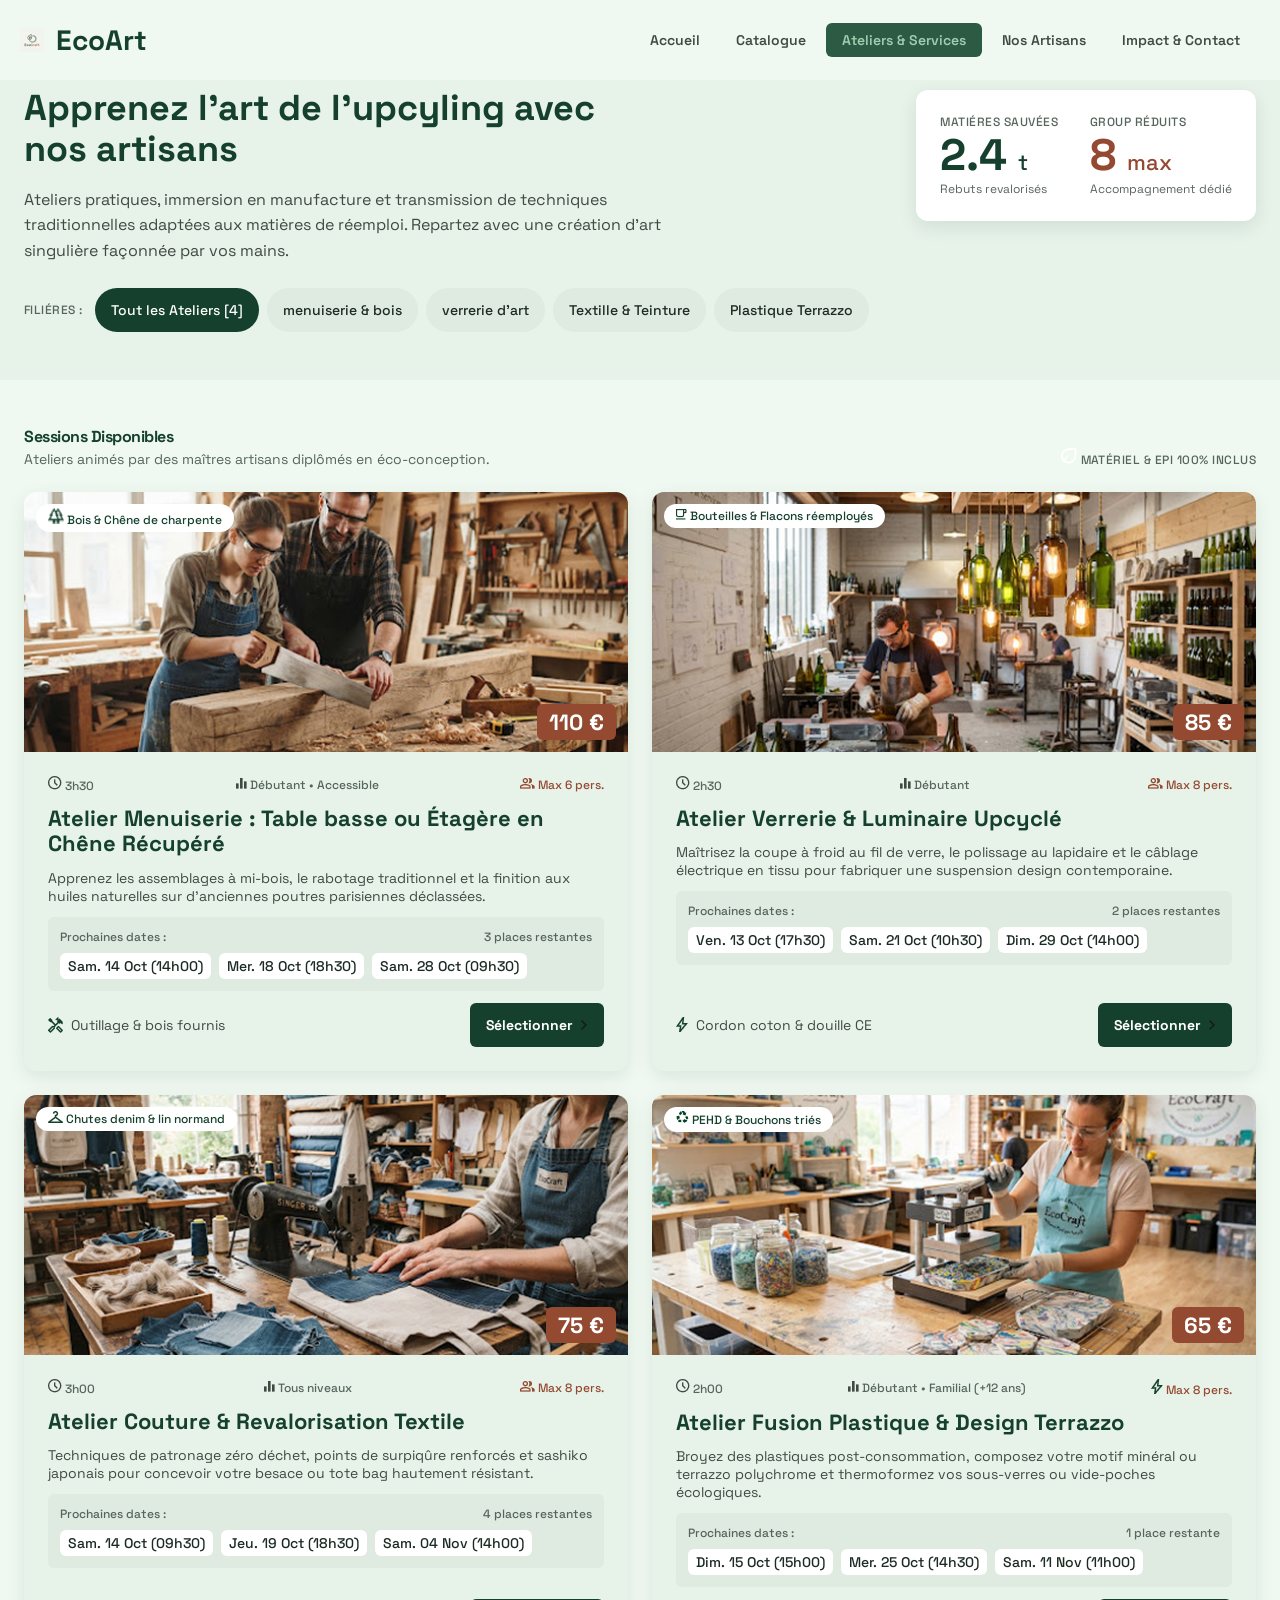
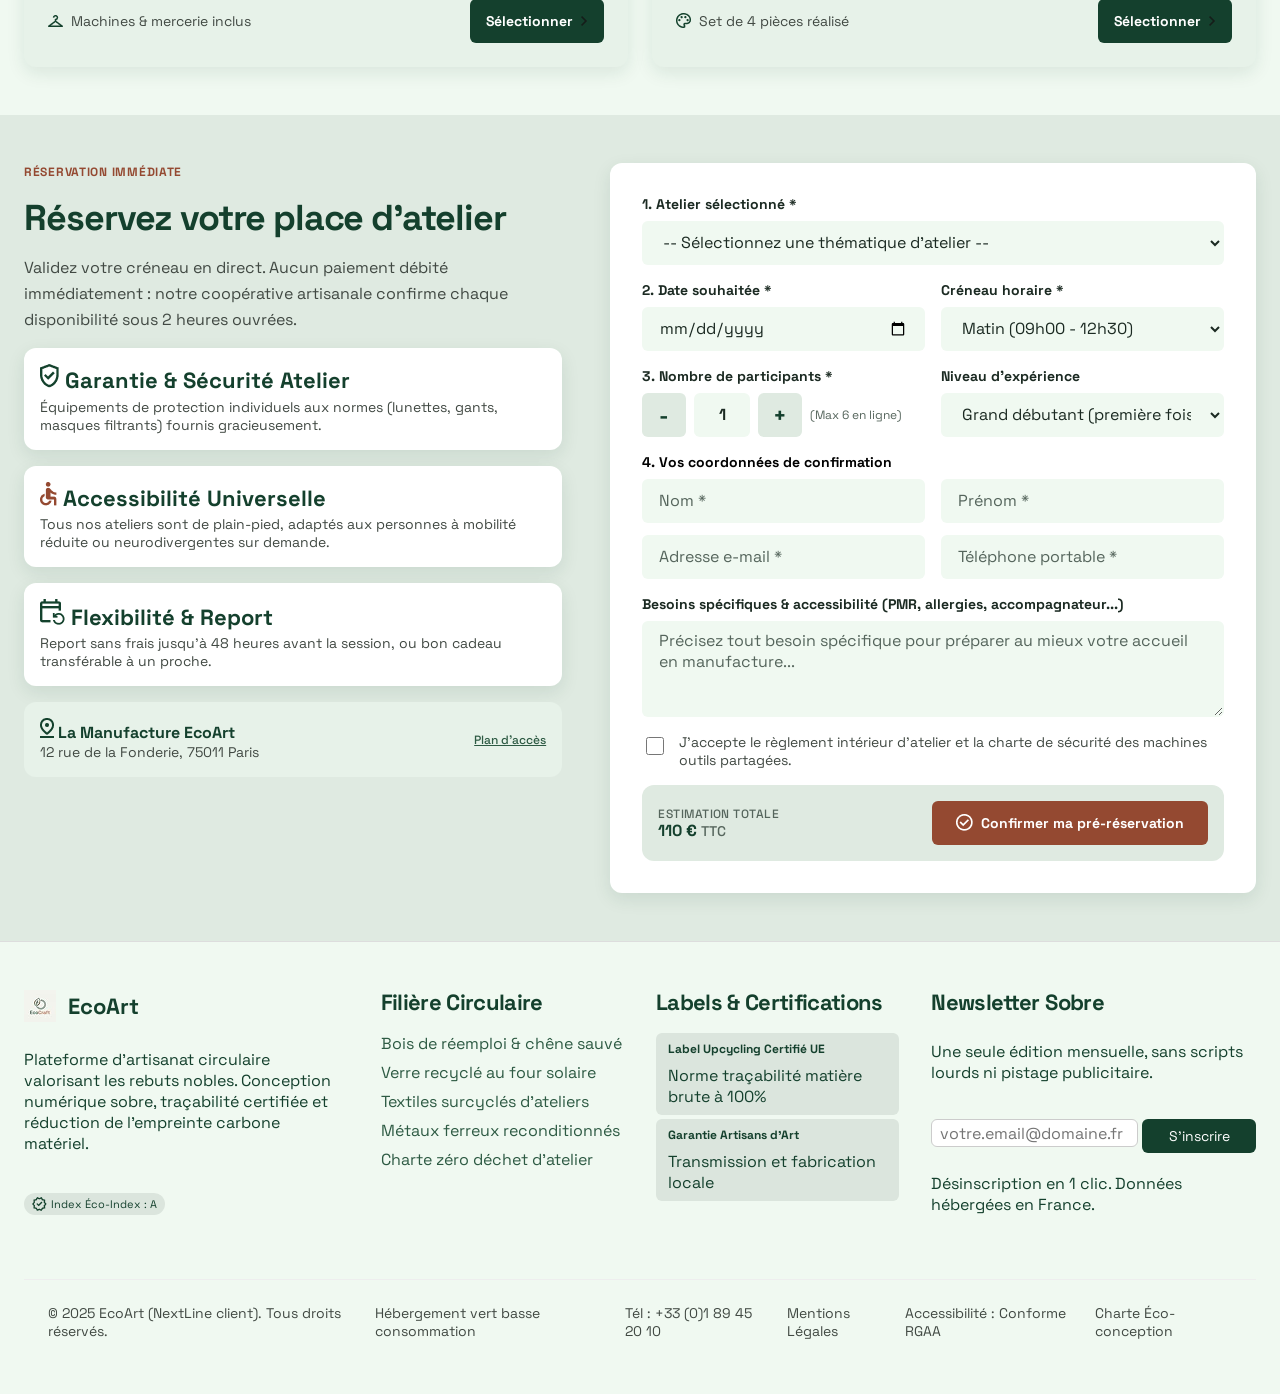
<file: services.html>
<!DOCTYPE html>
<html lang="en">
  <head>
    <meta charset="UTF-8">
    <meta name="viewport" content="width=device-width, initial-scale=1.0">
    <title>Document</title>
    <link rel="stylesheet" href="CSS/style.css" />
    <link rel="stylesheet" href="CSS/variables.css" />
    <link rel="stylesheet" href="CSS/responsive.css" />
  </head>
  <body>
    <header>
        <nav class="nav_bar">
            <a href="index.html"><img src="assets/icons/Logo EcoArt.png" alt="Logo EcoArt">EcoArt</a>
            <input type="checkbox" id="menu-toggle" class="checkbox">
            <label for="menu-toggle" class="menu-icon">&#9776;</label>
            <ul class="menu_list">
                <li><a href="index.html">Accueil</a></li>
                <li><a href="produits.html" >Catalogue</a></li>
                <li><a href="services.html" class="active">Ateliers & Services</a></li>
                <li><a href="artisans.html">Nos Artisans</a></li>
                <li><a href="impact.html">Impact & Contact </a></li>
            </ul>
        </nav>
    </header>

    <main>
      <section class="services-hero">
        <div class="hero-text">
          <span class="services-badge">
            <img src="assets/icons/Icon-11.png" /> transmission circulaire &
            savoir-Faire
          </span>
          <h1>Apprenez l'art de l'upcyling avec nos artisans</h1>
          <p>
            Ateliers pratiques, immersion en manufacture et transmission de
            techniques traditionnelles adaptées aux matières de réemploi.
            Repartez avec une création d'art singulière façonnée par vos mains.
          </p>
        </div>

        <aside class="stats">
          <div class="stat-item">
            <p class="label">Matiéres sauvées</p>
            <p class="value">2.4 <span>t</span></p>
            <p class="description">Rebuts revalorisés</p>
          </div>
          <div class="stat-item">
            <p class="label">Group Réduits</p>
            <p class="value">8 <span>max</span></p>
            <p class="description">Accompagnement dédié</p>
          </div>
        </aside>

        <nav class="filtres">
          <span class="filtres-label">Filiéres : </span>
          <button type="button" class="filtre filtre-actif">
            Tout les Ateliers [4]
          </button>
          <button type="button" class="filtre">menuiserie & bois</button>
          <button type="button" class="filtre">verrerie d'art</button>
          <button type="button" class="filtre">Textille & Teinture</button>
          <button type="button" class="filtre">Plastique Terrazzo</button>
        </nav>
      </section>
      <!--les carts-->
      <section class="sessions">
        <div class="sessions-titre">
          <div>
            <h2>Sessions Disponibles</h2>
            <p>
              Ateliers animés par des maîtres artisans diplômés en
              éco-conception.
            </p>
          </div>
          <p class="materiel-inclus">
            <img src="assets/icons/Icon-6.png" alt=""  width="16px" height="16px"/>
            Matériel & EPI 100% inclus
          </p>
        </div>

        <div class="cards">
          <!-- CARTE 1 -->
          <article class="atelier-card">
            <figure>
              <img
                src="assets/pictures/image_30.png"
                alt="Atelier menuiserie"
              />
              <span class="atelier-tag">
            <img src="assets/icons/Icon-12.png" alt="" width="16" height="16" />                Bois & Chêne de charpente
              </span>
              <span class="prix">110 €</span>
            </figure>
            <div class="card-body">
              <ul class="meta">
                <li>
                  <img  src="assets/icons/Icon-19.png" alt="" />
                  3h30
                </li>
                <li>
                  <img src="assets/icons/Icon-16.png" alt="" />
                  Débutant • Accessible
                </li>
                <li>
                  <img src="assets/icons/Icon-17.png" alt="" />
                  Max 6 pers.
                </li>
              </ul>
              <h3>
                Atelier Menuiserie : Table basse ou Étagère en Chêne Récupéré
              </h3>
              <p>
                Apprenez les assemblages à mi-bois, le rabotage traditionnel et
                la finition aux huiles naturelles sur d'anciennes poutres
                parisiennes déclassées.
              </p>
              <div class="dates">
                <p>Prochaines dates :</p>
                <p>3 places restantes</p>
                <ul>
                  <li>Sam. 14 Oct (14h00)</li>
                  <li>Mer. 18 Oct (18h30)</li>
                  <li>Sam. 28 Oct (09h30)</li>
                </ul>
              </div>
              <div class="card-actions">
                <span>
                  <img src="assets/icons/Icon-13.png" alt="" />
                  Outillage & bois fournis
                </span>
                <button type="button">
                  Sélectionner
                  <img  src="assets/icons/Icon-5.png" alt="" />
                </button>
              </div>
            </div>
          </article>

          <!-- CARTE 2 -->
          <article class="atelier-card">
            <figure>
              <img src="assets/pictures/image_18.png" alt="Atelier verrerie" />
              <span class="atelier-tag">
                <img src="assets/icons/Icon-14.png" alt="" />
                Bouteilles & Flacons réemployés
              </span>
              <span class="prix">85 €</span>
            </figure>
            <div class="card-body">
              <ul class="meta">
                <li>
                  <img src="assets/icons/Icon-19.png" alt="" />
                  2h30
                </li>
                <li>
                  <img src="assets/icons/Icon-16.png" alt="" />
                  Débutant
                </li>
                <li>
                  <img  src="assets/icons/Icon-17.png" alt="" />
                  Max 8 pers.
                </li>
              </ul>
              <h3>Atelier Verrerie & Luminaire Upcyclé</h3>
              <p>
                Maîtrisez la coupe à froid au fil de verre, le polissage au
                lapidaire et le câblage électrique en tissu pour fabriquer une
                suspension design contemporaine.
              </p>
              <div class="dates">
                <p>Prochaines dates :</p>
                <p>2 places restantes</p>
                <ul>
                  <li>Ven. 13 Oct (17h30)</li>
                  <li>Sam. 21 Oct (10h30)</li>
                  <li>Dim. 29 Oct (14h00)</li>
                </ul>
              </div>
              <div class="card-actions">
                <span>
                  <img  src="assets/icons/Icon-15.png" alt="" />
                  Cordon coton & douille CE
                </span>
                <button type="button">
                  Sélectionner
                  <img class="icone" src="assets/icons/Icon-5.png" alt="" />
                </button>
              </div>
            </div>
          </article>

          <!-- CARTE 3 -->
          <article class="atelier-card">
            <figure>
              <img src="assets/pictures/image_27.png" alt="Atelier couture" />
              <span class="atelier-tag">
                <img  src="assets/icons/Icon-18.png" alt="" />
                Chutes denim & lin normand
              </span>
              <span class="prix">75 €</span>
            </figure>
            <div class="card-body">
              <ul class="meta">
                <li>
                  <img  src="assets/icons/Icon-19.png" alt="" />
                  3h00
                </li>
                <li>
                  <img  src="assets/icons/Icon-16.png" alt="" />
                  Tous niveaux
                </li>
                <li>
                  <img  src="assets/icons/Icon-17.png" alt="" />
                  Max 8 pers.
                </li>
              </ul>
              <h3>Atelier Couture & Revalorisation Textile</h3>
              <p>
                Techniques de patronage zéro déchet, points de surpiqûre
                renforcés et sashiko japonais pour concevoir votre besace ou
                tote bag hautement résistant.
              </p>
              <div class="dates">
                <p>Prochaines dates :</p>
                <p>4 places restantes</p>
                <ul>
                  <li>Sam. 14 Oct (09h30)</li>
                  <li>Jeu. 19 Oct (18h30)</li>
                  <li>Sam. 04 Nov (14h00)</li>
                </ul>
              </div>
              <div class="card-actions">
                <span>
                  <img  src="assets/icons/Icon-18.png" alt="" />
                  Machines & mercerie inclus
                </span>
                <button type="button">
                  Sélectionner
                  <img  src="assets/icons/Icon-5.png" alt="" />
                </button>
              </div>
            </div>
          </article>

          <!-- CARTE 4 -->
          <article class="atelier-card">
            <figure>
              <img src="assets/pictures/image_19.png" alt="Atelier plastique" />
              <span class="atelier-tag">
                <img  src="assets/icons/Icon-2.png" alt="" />
                PEHD & Bouchons triés
              </span>
              <span class="prix">65 €</span>
            </figure>
            <div class="card-body">
              <ul class="meta">
                <li>
                  <img  src="assets/icons/Icon-19.png" alt="" />
                  2h00
                </li>
                <li>
                  <img  src="assets/icons/Icon-16.png" alt="" />
                  Débutant • Familial (+12 ans)
                </li>
                <li>
                  <img  src="assets/icons/Icon-15.png" alt="" />
                  Max 8 pers.
                </li>
              </ul>
              <h3>Atelier Fusion Plastique & Design Terrazzo</h3>
              <p>
                Broyez des plastiques post-consommation, composez votre motif
                minéral ou terrazzo polychrome et thermoformez vos sous-verres
                ou vide-poches écologiques.
              </p>
              <div class="dates">
                <p>Prochaines dates :</p>
                <p>1 place restante</p>
                <ul>
                  <li>Dim. 15 Oct (15h00)</li>
                  <li>Mer. 25 Oct (14h30)</li>
                  <li>Sam. 11 Nov (11h00)</li>
                </ul>
              </div>
              <div class="card-actions">
                <span>
                  <img  src="assets/icons/Icon-20.png" alt="" />
                  Set de 4 pièces réalisé
                </span>
                <button type="button">
                  Sélectionner
                  <img  src="assets/icons/Icon-5.png" alt="" />
                </button>
              </div>
            </div>
          </article>
        </div>
      </section>

      <section class="reservation">
        <div class="infos">
          <p class="resa-eyebrow">Réservation immédiate</p>
          <h2>Réservez votre place d'atelier</h2>
          <p>
            Validez votre créneau en direct. Aucun paiement débité immédiatement
            : notre coopérative artisanale confirme chaque disponibilité sous 2
            heures ouvrées.
          </p>
          <article class="garantie">
            <h3>
              <img  src="assets/icons/Icon-21.png" alt="" />
              Garantie & Sécurité Atelier
            </h3>
            <p>
              Équipements de protection individuels aux normes (lunettes, gants,
              masques filtrants) fournis gracieusement.
            </p>
          </article>
          <article class="garantie">
            <h3>
              <img
                src="assets/icons/Icon-22.png"
                alt=""
              />
              Accessibilité Universelle
            </h3>
            <p>
              Tous nos ateliers sont de plain-pied, adaptés aux personnes à
              mobilité réduite ou neurodivergentes sur demande.
            </p>
          </article>

          <article class="garantie">
            <h3>
              <img src="assets/icons/Icon-23.png" alt="" />
              Flexibilité & Report
            </h3>
            <p>
              Report sans frais jusqu'à 48 heures avant la session, ou bon
              cadeau transférable à un proche.
            </p>
          </article>

          <address class="adresse">
            <div>
              <strong>
                <img src="assets/icons/Icon-24.png" alt="" />
                La Manufacture EcoArt
              </strong>
              <p>12 rue de la Fonderie, 75011 Paris</p>
            </div>
            <a href="#">Plan d'accès</a>
          </address>
        </div>

        <!--formulaire-->
        <form class="resa-form">
          <div class="champ">
            <label for="atelier">1. Atelier sélectionné *</label>
            <select id="atelier" required>
              <option value="">
                -- Sélectionnez une thématique d'atelier --
              </option>
              <option>Menuiserie : Table basse ou Étagère en Chêne</option>
              <option>Verrerie & Luminaire Upcyclé</option>
              <option>Couture & Revalorisation Textile</option>
              <option>Fusion Plastique & Design Terrazzo</option>
            </select>
          </div>
          <!--lign 1-->
          <div class="ligne">
            <div class="champ">
              <label for="date">2. Date souhaitée *</label>
              <input type="date" id="date" required />
            </div>
            <div class="champ">
              <label for="creneau">Créneau horaire *</label>
              <select id="creneau">
                <option>Matin (09h00 - 12h30)</option>
                <option>Après-midi (14h00 - 17h30)</option>
                <option>Soir (18h30 - 21h00)</option>
              </select>
            </div>
          </div>
          <!--lign 2-->
          <div class="ligne">
            <div class="champ">
              <label for="participants">3. Nombre de participants *</label>
              <div class="compteur">
                <button type="button">-</button>
                <input
                  type="number"
                  id="participants"
                  value="1"
                  min="1"
                  max="6"
                />
                <button type="button">+</button>
                <span>(Max 6 en ligne)</span>
              </div>
            </div>
            <div class="champ">
              <label for="niveau">Niveau d'expérience</label>
              <select id="niveau">
                <option>Grand débutant (première fois)</option>
                <option>Débutant</option>
                <option>Intermédiaire</option>
              </select>
            </div>
          </div>
          <!--lign 3-->
          <fieldset class="coordonnees">
            <legend>4. Vos coordonnées de confirmation</legend>
            <div class="ligne">
              <input type="text" placeholder="Nom *" required />
              <input type="text" placeholder="Prénom *" required />
            </div>
            <div class="ligne">
              <input type="email" placeholder="Adresse e-mail *" required />
              <input type="tel" placeholder="Téléphone portable *" required />
            </div>
          </fieldset>

          <div class="champ">
            <label for="besoins"
              >Besoins spécifiques & accessibilité (PMR, allergies,
              accompagnateur...)</label
            >
            <textarea
              id="besoins"
              placeholder="Précisez tout besoin spécifique pour préparer au mieux votre accueil en manufacture..."
            ></textarea>
          </div>

          <label class="reglement">
            <input type="checkbox" required />
            J'accepte le règlement intérieur d'atelier et la charte de sécurité
            des machines outils partagées.
          </label>

          <div class="total">
            <div>
              <p class="total-label">Estimation totale</p>
              <p class="total-prix">110 € <span>TTC</span></p>
            </div>
            <button type="submit">
              <img  src="assets/icons/Icon-25.png" alt="" />
              Confirmer ma pré-réservation
            </button>
          </div>
        </form>
      </section>
    </main>

    <footer>
        <div class="footer_section">
            <div class="footer_first_div">
                <a href=""><img src="assets/icons/Logo EcoArt.png" alt="Logo EcoArt">EcoArt</a>
                <p>Plateforme d'artisanat circulaire valorisant
                    les rebuts nobles. Conception numérique
                    sobre, traçabilité certifiée et réduction de
                    l'empreinte carbone matériel.
                </p>
                <p class="footer_icon"><img src="assets/icons/Icon-10.png" alt=""><span>Index Éco-Index : A</span></p>
            </div>
            <div class="footer_second_div">
                <h2>Filière Circulaire</h2>
                <div>
                    <a href="#">Bois de réemploi & chêne sauvé</a>
                    <a href="#">Verre recyclé au four solaire</a>
                    <a href="#">Textiles surcyclés d'ateliers</a>
                    <a href="#">Métaux ferreux reconditionnés</a>
                    <a href="#">Charte zéro déchet d'atelier</a>
                </div>
            </div>
            <div class="footer_third_div">
                <h2>Labels & Certifications</h2>
                <div>
                    <h4>Label Upcycling Certifié UE</h3>
                    <p>Norme traçabilité matière brute à 100%</p>
                </div>
                <div>
                    <h4>Garantie Artisans d'Art</h3>
                    <p>Transmission et fabrication locale</p>
                </div>
            </div>
            <div class="footer_forth_div">
                <h2>Newsletter Sobre</h2>
                <p>Une seule édition mensuelle, sans scripts
                    lourds ni pistage publicitaire.
                </p>
                <div class="input_div">
                    <input type="text" class="footer_input" placeholder="votre.email@domaine.fr">
                    <button type="submit" class="footer_submit">S'inscrire</button>
                </div>
                <p>Désinscription en 1 clic. Données hébergées
                    en France.
                </p>
            </div>
        </div>


        <div class="footer_info">
            <div>
                <p>© 2025 EcoArt (NextLine client). Tous droits réservés.</p>
                <p>Hébergement vert basse consommation</p>
                <p>Tél : +33 (0)1 89 45 20 10</p>
            </div>
            <div>
                <p>Mentions Légales</p>
                <p>Accessibilité : Conforme RGAA</p>
                <p>Charte Éco-conception</p>
            </div>
        </div>
    </footer>
  </body>
</html>
</file>
<file: CSS/style.css>
body {
    width: 100%;
    height: 100vh;
    padding: 0;
    margin: 0;
    font-family: var(--text-fonts);
    background-color: var(--color-bg);
}

p {
    font-size: var(--text-xs);
}


.menu-icon {
    display: block;
    font-size: 40px;
    margin: 0;
    padding: 0 12px;
    cursor: pointer;
    color: var(--color-green-dark);
}

.checkbox {
    font-size: 50px;
    display: none;
}

#menu-toggle {
    display: none;
}

.nav_bar {
    width: 100%;
    position: fixed;
    top: 0;
    z-index: 999;
    height: 80px;
    display: flex;
    align-items: center;
    justify-content: space-between;
    padding: 0 var(--space-5) 0 var(--space-1);
    background-color: var(--color-bg);
}

.nav_bar a {
    font-size: var(--text-1xl);
    display: flex;
    align-items: center;
    font-weight: var(--weight-bold);
    text-decoration: none;
    gap: var(--space-3);
    padding: var(--space-2) var(--space-4);
    color: var(--color-green-dark);
}

.nav_bar a img {
    width: var(--space-5);
}

.nav_bar ul li a {
    text-decoration: none;
    color: var(--color-textp);
    font-size: var(--text-sm);
    font-weight: 600;
}
.nav_bar ul li a.active{
    background-color: var(--color-green);
    color: var(--color-active);
    border-radius: var(--radius-sm);
}

.nav_bar ul {
    list-style: none;
    display: none;
}

.nav_bar .menu_list {
    display: none;
    flex-direction: column;
    position: absolute;
    top: 63px;
    width: 99%;
    background-color: var(--color-bg);
    padding: var(--space-3);
    gap: var(--space-5) 0;
    box-shadow: 0 4px 6px rgba(0, 0, 0, 0.1);
    z-index: 99;
}

#menu-toggle:checked ~ .menu_list {
    display: flex;
}


.main_section {
    width: 100%;
    margin-top: 80px;
}

.small_nav {
    width: 100%;
    height: fit-content;
    display: flex;
    flex-direction: column;
    justify-content: center;
    padding: var(--space-2) var(--space-5);
    background-color: var(--color-small-nav);
}

.small_nav div {
    display: flex;
    flex-direction: column;
}

.small_nav div p {
    margin: 0;
    padding: 0 var(--space-2);
}

.small_nav div p img {
    padding-right: var(--space-2);
}

.main_hero_catalog {
    width: 100%;
    height: fit-content;
    display: flex;
    flex-direction: column;
    padding: var(--space-4) var(--space-5);
    background-color: var(--color-bg);
}

.catalog_title {
    width: 100%;
}

.catalog_title h4 {
    display: flex;
    align-items: center;
    color: var(--color-brown);
}

.catalog_title h4 div {
    width: var(--space-3);
    height: var(--space-3);
    background-color: var(--color-brown);
    border-radius: 50%;
    margin: var(--space-1);
}

.catalog_title h1 {
    font-size: var(--text-3xl);
    padding-right: 0;
}

.catalog_title p {
    color: var(--color-textp);
    font-size: var(--text-base);
}

.section_2_hero {
    width: 100%;
    display: flex;
    align-items: center;
    justify-content: center;
    margin-top: var(--space-4);
}

.section_2_hero_div {
    display: flex;
    background-color: var(--color-hero-card);
    border-radius: var(--radius-md);
    padding: var(--space-3) var(--space-6);
    gap: var(--space-8);
}



.section_2_hero_div div h1 span {
    font-size: var(--text-base);
}

.sort_section {
    background-color: var(--color-white);
}

.search_bar {
    width: 100%;
    display: flex;
    flex-direction: column;
    gap: var(--space-3);
    padding: var(--space-5);
}

.search_bar div {
    display: flex;
    justify-content: center;
}

.search_container {
    display: flex;
    align-items: center;
    background-color: var(--color-hero-card);
    padding: var(--space-3) var(--space-6);
    border-radius: var(--radius-sm);
    gap: var(--space-2);
    width: 100%;
}

.search_icon {
    width: var(--space-4);
    height: var(--space-4);
}

.search_container input {
    border: none;
    background-color: var(--color-hero-card);
    width: 100%;
}

.search_container input:focus {
    border: none;
    outline: none;
}

.search_midle {
    display: flex;
    align-items: center;
    justify-content: center;
    gap: var(--space-3);
    background-color: transparent;
}

.search_midle p {
    margin: 0;
    align-self: center;
}

.search_midle div {
    display: flex;
    flex-wrap: wrap;
    gap: var(--space-5);
}

.sort_select {
    display: flex;
    align-items: center;
    gap: var(--space-2);
}
.sort_select p {
  margin: 0;
  align-items: center;
}
.sort_select select {
    padding: var(--space-2) var(--space-3);
    border: 1px solid #ddd;
    border-radius: var(--radius-sm);
    background-color: var(--color-bg);
}

.btn_filter {
    background: var(--color-hex);
    border: none;
    padding: var(--space-1) var(--space-4);
    border-radius: var(--radius-sm);
    cursor: pointer;
    font-size: var(--text-sm);
    font-weight: var(--weight-medium);
}

.btn_filter.active {
    background-color: var(--color-green-dark);
    color: var(--color-white);
}

.filter_tags {
    display: flex;
    flex-direction: column;
    align-items: flex-start;
    padding: var(--space-3) var(--space-5);
    gap: var(--space-4);
    background-color: var(--color-bg);
    border-top: 1px solid #eee;
}

.tags_container {
    display: flex;
    flex-wrap: wrap;
    gap: var(--space-2);
}

.tag_btn {
    background-color: var(--color-white);
    border: 1px solid #ccc;
    padding: var(--space-1) var(--space-3);
    border-radius: var(--radius-sm);
    font-size: var(--text-xs);
    cursor: pointer;
}

.tag_btn.active {
    background-color: var(--color-green-dark);
    color: var(--color-white);
    border-color: var(--color-green-dark);
}

.count_info {
    margin-left: 0;
    font-size: var(--text-sm);
    color: var(--color-textp);
}


.products_grid {
    display: grid;
    grid-template-columns: 1fr; 
    gap: var(--space-5);
    padding: var(--space-6) var(--space-5);
}

.product_card {
    background-color: var(--color-white);
    border-radius: var(--radius-md);
    overflow: hidden;
    display: flex;
    flex-direction: column;
    border: 1px solid #eaeaea;
}

.card_image_Catalogue {
    position: relative;
    width: 100%;
    height: 240px;
}

.card_image_Catalogue img {
    width: 100%;
    height: 100%;
    object-fit: cover;
}

.badge_top_left {
    position: absolute;
    top: 10px;
    left: 10px;
    background: rgba(255, 255, 255, 0.9);
    padding: 4px 8px;
    border-radius: 4px;
    font-size: var(--text-xs);
    font-weight: bold;
    display: flex;
    align-items: center;
    justify-content: center;
    gap: var(--space-2);
}
.badge_top_left img {
  display: flex;
  align-items: center;
  justify-content: center;
  width: 8px;
  height: auto;
}

.badge_top_right {
    position: absolute;
    top: 10px;
    right: 10px;
    background: var(--color-green-dark);
    color: white;
    padding: 4px 8px;
    border-radius: 4px;
    font-size: var(--text-xs);
}

.badge_bottom {
    position: absolute;
    bottom: 10px;
    left: 10px;
    background: rgba(255, 255, 255, 0.9);
    padding: 3px 8px;
    border-radius: 4px;
    font-size: var(--text-xs);
}

.badge_alert {
    background: #e67e22;
    color: white;
}

.card_content {
    padding: var(--space-4);
    display: flex;
    flex-direction: column;
    flex-grow: 1;
}

.card_header {
    display: flex;
    justify-content: space-between;
    font-size: var(--text-xs);
    color: var(--color-textp);
    margin-bottom: var(--space-2);
}

.card_content h3 {
    margin: 0 0 var(--space-2) 0;
    font-size: var(--text-lg);
}

.card_content p {
    font-size: var(--text-sm);
    color: var(--color-textp);
    margin: 0 0 var(--space-4) 0;
    flex-grow: 1;
}

.card_footer {
    display: flex;
    align-items: center;
    justify-content: space-between;
    border-top: 1px solid #eee;
    padding-top: var(--space-3);
}

.price {
    font-size: var(--text-xl);
    font-weight: bold;
    display: flex;
    flex-direction: column;
}

.price span {
    font-size: var(--text-xs);
    font-weight: normal;
    color: var(--color-textp);
}

.btn_add {
    background-color: var(--color-green-dark);
    color: var(--color-white);
    border: none;
    padding: var(--space-2) var(--space-4);
    border-radius: var(--radius-sm);
    cursor: pointer;
}


.pagination_section {
    display: flex;
    flex-direction: column;
    gap: var(--space-3);
    align-items: center;
    padding: var(--space-4) var(--space-5);
}

.pagination_controls {
    display: flex;
    gap: var(--space-2);
}

.page_btn {
    border: 1px solid #ccc;
    background: white;
    padding: var(--space-1) var(--space-4);
    border-radius: var(--radius-sm);
    cursor: pointer;
}

.page_btn.active {
    background-color: var(--color-green-dark);
    color: white;
}

.features_section {
    display: grid;
    grid-template-columns: 1fr;
    gap: var(--space-5);
    padding: var(--space-6) var(--space-5);
    background-color: var(--color-bg);
}

.feature_card {
    display: flex;
    gap: var(--space-4);
    align-items: flex-start;
    background: white;
    padding: var(--space-4);
    border-radius: var(--radius-md);
}

.feature_card img {
    width: 32px;
    height: 32px;
}

.feature_card h4 {
    margin: 0 0 var(--space-1) 0;
}

.feature_card p {
    margin: 0;
    font-size: var(--text-sm);
    color: var(--color-textp);
}


footer {
    background-color: var(--color-bg);
    border-top: 1px solid #ddd;
    padding: var(--space-7) var(--space-5) var(--space-4);
    display: flex;
    flex-direction: column;
    width: 100%;
    height: fit-content;
}

.footer_section {
    height: 100%;
    background-color: var(--color-bg);
    display: grid;
    grid-template-columns: 1fr;
    gap: var(--space-6);
    margin-bottom: var(--space-7);
}

.footer_section div h2{
  font-size: var(--text-lg);
}
.footer_section div p {
    font-size: var(--text-base);
    font-weight: var(--weight-regular);
    color: var(--color-green-dark);
}

.footer_first_div {
    display: flex;
    flex-direction: column;
    justify-content: space-between;
    color: var(--color-textp);
}

.footer_first_div a {
    display: flex;
    align-items: center;
    font-size: var(--text-lg);
    font-weight: var(--weight-bold);
    text-decoration: none;
    gap: var(--space-3);
    color: var(--color-green-dark);
}

.footer_first_div .footer_icon {
    width: fit-content;
    display: flex;
    align-items: center;
    justify-content: center;
    background-color: var(--color-hex);
    border-radius: var(--radius-md);
    padding: var(--space-1) var(--space-2);
    gap: var(--space-1);
}

.footer_first_div p {
    padding: var(--space-1) 0 0 0;
    font-size: var(--text-xs);
}

.footer_icon span {
    font-size: 11px;
}

.footer_second_div {
    display: flex;
    flex-direction: column;
    padding-bottom: var(--space-3);
}

.footer_second_div div {
    display: flex;
    flex-direction: column;
    gap: var(--space-2);
}

.footer_third_div h4 {
    margin: 0;
    padding: var(--space-1);
    text-decoration: none;
    color: var(--color-green-dark);
    font-size: var(--text-xs);
}


.footer_section div h4 {
    color: var(--color-green-dark);
}

.footer_third_div {
    padding-right: 0;
}

.footer_third_div div {
    background-color: var(--color-hex);
    border-radius: var(--radius-sm);
    padding: var(--space-1) var(--space-2);
    margin: var(--space-1) 0;
}

.footer_third_div p {
    margin: var(--space-1);
    font-size: var(--text-xs);
}

.footer_forth_div {
    display: flex;
    flex-direction: column;
    gap: var(--space-2);
}

.input_div {
    width: 100%;
    display: flex;
    gap: var(--space-1);
    margin: var(--space-3) 0;
}

.footer_input {
    width: 60%;
    height: 28px;
    border-radius: var(--radius-sm);
    border: 1px solid #ccc;
    padding: var(--space-1) var(--space-2);
    flex-grow: 1;
}

.footer_submit {
    width: 35%;
    border-radius: var(--radius-sm);
    background-color: var(--color-green-dark);
    border: none;
    color: var(--color-white);
    font-size: var(--text-sm);
    font-weight: var(--weight-regular);
    padding: var(--space-2) var(--space-4);
    cursor: pointer;
}

.footer_submit:hover {
    background-color: var(--color-green-light);
}

.footer_info {
    display: flex;
    flex-direction: column;
    gap: var(--space-4);
    align-items: center;
    justify-content: center;
    padding: var(--space-5);
    background-color: var(--color-bg);
    border-top: 1px solid #eee;
    font-size: var(--text-xs);
    color: var(--color-textp);
    
}

.footer_info div {
    display: flex;
    gap: var(--space-4); 
}

.footer_info div p {
    font-size: var(--text-sm);
}
.Emballage img, .Fret img, .Passeport img{
  width: var(--space-3);
  height: var(--space-3);
}
.Emballage {
    background-color: var(--color-green-dark);
    border-radius: var(--radius-sm);
    padding: var(--space-1) var(--space-2);
} 

.Fret{
  background-color: var(--color-brown);
  border-radius: var(--radius-sm);
  padding: var(--space-1) var(--space-2);
}

.Passeport{
  background-color: var(--color-green-dark);
  border-radius: var(--radius-sm);
  padding: var(--space-1) var(--space-2);
}























































* {
  box-sizing: border-box;
}
.map-card iframe{
  width: 100%;
}
html {
  scroll-behavior: smooth;
}

a {
  color: var(--color-green);
  text-decoration: none;
}
button,
input,
select,
textarea {
  font: inherit;
}
button:focus-visible,
a:focus-visible,
input:focus-visible,
select:focus-visible,
textarea:focus-visible,
summary:focus-visible {
  outline: 3px solid var(--color-focus);
  outline-offset: 3px;
}
.page-shell {
  width: 100%;
  margin: 90px auto 0 auto;
  padding: 0 var(--space-5) ;
}
.hero {
  margin-bottom: var(--space-5);
}
.eyebrow,
.section-kicker {
  margin: 0;
  color: var(--color-green);
  font-size: var(--text-xs);
  font-weight: var(--weight-bold);
  letter-spacing: 0.06em;
  text-transform: uppercase;
}
.eyebrow {
  display: inline-block;
  padding: var(--space-1) var(--space-2);
  border-radius: var(--radius-sm);
  background: var(--color-surface);
}
.hero-row {
  display: flex;
  align-items: end;
  justify-content: space-between;
  gap: var(--space-6);
}
h1,
h2,
h3,
p {
  margin-top: 0;
}
.hero h1 {
  margin: var(--space-3) 0 var(--space-2);
  color: var(--color-green-dark);
  font-size: clamp(2.2rem, 5vw, var(--text-3xl));
  line-height: 0.98;
  letter-spacing: -0.05em;
}
.hero h1 span {
  color: var(--color-brown);
}
.hero-copy {
  margin-bottom: 0;
  color: var(--color-text-muted);
  font-size: var(--text-sm);
  line-height: 1.45;
}
.audit-stamp {
  margin: 0 0 var(--space-1);
  color: var(--color-text-muted);
  font-size: var(--text-xs);
  line-height: 1.5;
  text-align: right;
  text-transform: uppercase;
}
.audit-stamp:first-letter {
  color: var(--color-brown);
}
.audit-stamp strong {
  color: var(--color-green);
  font-weight: var(--weight-bold);
}
.metrics {
  display: grid;
  grid-template-columns: repeat(4, 1fr);
  gap: 14px;
  margin-bottom: var(--space-7);
}
.metric-card,
.card,
.trace-card {
  border: 1px solid var(--color-border);
  border-radius: var(--radius-sm);
  background: var(--color-surface);
}
.metric-card {
  min-height: 170px;
  padding: var(--space-4);
}
.metric-label {
  display: flex;
  justify-content: space-between;
  margin-bottom: var(--space-4);
  color: var(--color-green);
  font-size: var(--text-xs);
  font-weight: var(--weight-bold);
}
.metric-label span {
  font-size: 10px;
  font-weight: var(--weight-medium);
}
.accent-card .metric-label,
.accent-card strong,
.brown-text {
  color: var(--color-brown);
}
.metric-card > strong {
  display: block;
  color: var(--color-green-dark);
  font-size: var(--text-3xl);
  line-height: 1;
  letter-spacing: -0.04em;
}
.metric-card > strong small {
  font-size: var(--text-sm);
  letter-spacing: 0;
}
.metric-card h2 {
  margin: var(--space-2) 0 var(--space-1);
  font-size: var(--text-sm);
  line-height: 1.25;
}
.metric-card > p:last-child,
.trace-card p {
  margin: 0;
  color: var(--color-text-muted);
  font-size: var(--text-xs);
  line-height: 1.4;
}
.impact-grid,
.contact-grid {
  display: grid;
  grid-template-columns: 1.35fr 0.93fr;
  gap: var(--grid-gap);
  margin-bottom: var(--space-7);
}
.card {
  padding: var(--space-5);
}
.heading-line {
  display: flex;
  justify-content: space-between;
  align-items: start;
  gap: var(--space-4);
}
h2 {
  color: var(--color-green-dark);
  font-size: var(--text-xl);
  line-height: var(--line-tight);
  letter-spacing: -0.03em;
}
.heading-line h2,
.materials-card h2 {
  margin: var(--space-1) 0 var(--space-4);
}
.badge {
  padding: var(--space-2);
  border: 1px solid var(--color-border);
  border-radius: var(--radius-sm);
  color: var(--color-text-muted);
  font-size: var(--text-xs);
  line-height: 1.3;
}
.muted {
  margin-bottom: var(--space-4);
  color: var(--color-text-muted);
  font-size: var(--text-xs);
  line-height: 1.55;
}
.bars {
  display: grid;
  gap: var(--space-3);
}
.bar > div {
  display: flex;
  justify-content: space-between;
  gap: var(--space-2);
  color: var(--color-green);
  font-size: var(--text-xs);
  font-weight: var(--weight-medium);
}
.bar b {
  font-size: var(--text-xs);
}
.dot {
  display: inline-block;
  width: 8px;
  height: 8px;
  margin-right: 6px;
  border-radius: 2px;
  background: var(--color-green-dark);
}
.dot.brown {
  background: var(--color-brown);
}
.dot.green {
  background: var(--color-green-light);
}
.dot.salmon {
  background: var(--color-salmon);
}
.track {
  display: block;
  height: 8px;
  margin-top: var(--space-1);
  overflow: hidden;
  border-radius: var(--radius-pill);
  background: var(--color-surface-strong);
}
.track i {
  display: block;
  height: 100%;
  border-radius: inherit;
  background: var(--color-green-dark);
}
.track .brown-bar {
  background: var(--color-brown);
}
.track .green-bar {
  background: var(--color-green-light);
}
.track .salmon-bar {
  background: var(--color-salmon);
}
.report-row {
  display: flex;
  align-items: center;
  gap: var(--space-3);
  margin-top: var(--space-5);
  padding: var(--space-3);
  border-radius: var(--radius-sm);
  background: var(--color-surface-strong);
}
.donut {
  display: block;
  width: 38px;
  height: 38px;
  flex: 0 0 auto;
  border: 3px solid var(--color-salmon);
  border-right-color: var(--color-green-light);
  border-bottom-color: var(--color-green-light);
  border-radius: 50%;
}
.report-row strong {
  font-size: var(--text-xs);
}
.report-row p {
  margin: 2px 0 0;
  color: var(--color-text-muted);
  font-size: 10px;
  line-height: 1.35;
}
.report-row a {
  margin-left: auto;
  white-space: nowrap;
  font-size: 10px;
  font-weight: var(--weight-bold);
}
.side-stack {
  display: grid;
  gap: var(--space-4);
}
.method-card {
  padding: var(--space-5);
  border-radius: var(--radius-sm);
  background: var(--color-green-dark);
  box-shadow: var(--shadow-card);
  color: var(--color-text-on-dark);
}
.method-card .section-kicker {
  color: #b4d1bd;
}
.method-card h2 {
  margin: var(--space-2) 0;
  color: var(--color-text-on-dark);
  font-size: var(--text-lg);
}
.method-card > p:not(.section-kicker) {
  color: #d0e1d4;
  font-size: var(--text-xs);
  line-height: 1.5;
}
.method-card ul {
  display: grid;
  gap: var(--space-2);
  margin: var(--space-5) 0 0;
  padding: 0;
  list-style: none;
  color: #e5f1e7;
  font-size: var(--text-xs);
}
.trace-card {
  display: flex;
  overflow: hidden;
}
.trace-card img {
  width: 96px;
  object-fit: cover;
}
.trace-card > div {
  padding: var(--space-3);
}
.trace-card h3 {
  margin: var(--space-1) 0;
  color: var(--color-green-dark);
  font-size: var(--text-sm);
}
.trace-card .section-kicker {
  color: var(--color-brown);
  font-size: 10px;
}
.contact-grid {
  grid-template-columns: 0.8fr 1.2fr;
  overflow: hidden;
  border-radius: var(--radius-sm);
  background: var(--color-surface);
}
.atelier-panel,
.form-panel {
  padding: var(--space-6);
}
.atelier-panel {
  background: var(--color-surface-strong);
}
.atelier-panel h2,
.form-panel h2 {
  margin: var(--space-2) 0 var(--space-3);
  font-size: var(--text-xl);
}
.intro {
  color: var(--color-text-muted);
  font-size: var(--text-xs);
  line-height: 1.5;
}
.details {
  display: grid;
  gap: var(--space-3);
  margin: var(--space-5) 0;
}
.details div {
  margin: 0;
}
.details dt {
  color: var(--color-green-dark);
  font-size: var(--text-xs);
  font-weight: var(--weight-bold);
}
.details dd {
  margin: 2px 0 0;
  color: var(--color-text-muted);
  font-size: 10px;
  line-height: 1.45;
}
.mobility {
  margin-bottom: var(--space-5);
  padding: var(--space-3);
  border-radius: var(--radius-sm);
  background: #d4e6d8;
}
.mobility strong {
  color: var(--color-green-dark);
  font-size: var(--text-xs);
}
.mobility p {
  margin: var(--space-1) 0 0;
  color: var(--color-text-muted);
  font-size: 10px;
  line-height: 1.45;
}
.atelier-image {
  display: block;
  width: 100%;
  height: 150px;
  object-fit: cover;
  filter: saturate(0.75);
}
.atelier-panel > small {
  display: block;
  margin-top: var(--space-1);
  color: var(--color-text-muted);
  font-size: 10px;
}
.form-panel {
  background: var(--color-surface);
}
.form-panel > .muted {
  max-width: 600px;
}
.form-row {
  display: grid;
  grid-template-columns: 1fr 1fr;
  gap: var(--space-3);
}
.form-panel label {
  display: block;
  margin-bottom: var(--space-3);
  color: var(--color-green-dark);
  font-size: var(--text-xs);
  font-weight: var(--weight-bold);
}
.form-panel input,
.form-panel select,
.form-panel textarea {
  display: block;
  width: 100%;
  margin-top: var(--space-1);
  padding: var(--space-3);
  border: 1px solid var(--color-border);
  border-radius: var(--radius-sm);
  background: var(--color-white);
  color: var(--color-text);
  font-size: var(--text-xs);
}
.form-panel textarea {
  min-height: 90px;
  resize: vertical;
}
.form-panel input:focus,
.form-panel select:focus,
.form-panel textarea:focus {
  border-color: var(--color-green-light);
  outline: 3px solid rgba(95, 166, 127, 0.2);
}
.consent {
  display: flex !important;
  align-items: start;
  gap: var(--space-2);
  color: var(--color-text-muted) !important;
  font-weight: var(--weight-regular) !important;
  line-height: 1.4;
}
.consent input {
  width: 14px;
  margin: 0;
  accent-color: var(--color-green);
}
.form-panel button {
  min-height: var(--tap-size);
  padding: var(--space-3) var(--space-4);
  border: 0;
  border-radius: var(--radius-sm);
  background: var(--color-brown);
  color: var(--color-white);
  font-size: var(--text-xs);
  font-weight: var(--weight-bold);
  cursor: pointer;
  transition:
    background var(--transition),
    transform var(--transition);
}
.form-panel button:hover {
  background: var(--color-brown-dark);
  transform: translateY(-1px);
}
.reply-note {
  margin-left: var(--space-3);
  color: var(--color-success);
  font-size: 10px;
}
.map-card {
  position: relative;
  height: 220px;
  overflow: hidden;
  margin-bottom: var(--space-7);
  border-radius: var(--radius-sm);
  background: #e2eee5;
}
.map-art {
  height: 100%;
  position: relative;
  background-color: #e2eee5;
  background-image:
    linear-gradient(
      30deg,
      transparent 47%,
      #c7d9cd 48%,
      #c7d9cd 50%,
      transparent 51%
    ),
    linear-gradient(
      115deg,
      transparent 48%,
      #c7d9cd 49%,
      #c7d9cd 50%,
      transparent 51%
    );
  background-size:
    150px 90px,
    180px 110px;
}
.map-art:after {
  position: absolute;
  inset: 0;
  content: "";
  background: repeating-linear-gradient(
    70deg,
    transparent 0 72px,
    rgba(255, 255, 255, 0.55) 73px 75px
  );
}
.map-label,
.map-paris,
.map-pin {
  position: absolute;
  z-index: 1;
}
.map-label {
  color: #70837a;
  font-size: var(--text-xs);
}
.label-a {
  top: 20%;
  left: 8%;
  color: #8a6abb;
}
.label-b {
  top: 31%;
  left: 25%;
  color: #8a6abb;
}
.label-c {
  top: 40%;
  right: 15%;
  color: #8a6abb;
}
.label-d {
  top: 20%;
  right: 4%;
}
.map-paris {
  top: 43%;
  left: 45%;
  color: #60736a;
  font-size: var(--text-xl);
}
.map-pin {
  top: 55%;
  left: 40%;
  padding: var(--space-2);
  border-radius: var(--radius-pill);
  background: var(--color-white);
  color: var(--color-brown);
  font-size: var(--text-lg);
  box-shadow: var(--shadow-card);
}
.map-caption {
  position: absolute;
  z-index: 2;
  bottom: var(--space-4);
  left: var(--space-4);
  width: 300px;
  padding: var(--space-3);
  border-radius: var(--radius-sm);
  background: rgba(255, 255, 255, 0.92);
  box-shadow: var(--shadow-card);
}
.map-caption strong {
  color: var(--color-green-dark);
  font-size: var(--text-xs);
}
.map-caption p {
  margin: var(--space-1) 0;
  color: var(--color-text-muted);
  font-size: 10px;
  line-height: 1.4;
}
.map-caption a {
  font-size: 10px;
  font-weight: var(--weight-bold);
}
.faq {
  text-align: center;
  margin: 0 0 var(--space-7) 0 ;
  padding-bottom: var(--space-5);
}
.faq h2 {
  margin: var(--space-2) 0 var(--space-5);
}
.faq-list {
  max-width: 760px;
  margin: auto;
  text-align: left;
}
.faq details {
  border-bottom: 1px solid var(--color-border);
  padding: var(--space-3) 0;
}
.faq summary {
  display: flex;
  justify-content: space-between;
  gap: var(--space-4);
  cursor: pointer;
  color: var(--color-green-dark);
  font-size: var(--text-sm);
  font-weight: var(--weight-bold);
  list-style: none;
}
.faq summary::-webkit-details-marker {
  display: none;
}
.faq summary span {
  font-size: var(--text-lg);
  font-weight: var(--weight-regular);
}
.faq details p {
  margin: var(--space-2) 0 0;
  color: var(--color-text-muted);
  font-size: var(--text-xs);
}

.hero-container { background: var(--hero-bg); }
.hero-area {
  max-width: 1280px;
  margin: 0 auto;
  padding: 112px 24px 56px;
  display: grid;
  grid-template-columns: 1fr 490px;
  gap: 76px;
  align-items: center;
}
.badge-hero {
  display: inline-flex; align-items: center; gap: 6px;
  background: rgba(20, 64, 44, .07);
  color: var(--forest);
  font-size: 11px; font-weight: 700; letter-spacing: .06em; text-transform: uppercase;
  padding: 6px 16px 6px 16px;
  border-radius: 999px;
}
.badge-hero svg { width: 14px; height: 14px; }
.h1-hero {
  margin: 22px 0 18px;
  font-size: clamp(36px, 5vw, 52px);
  line-height: 1.17;
  font-weight: 700;
  letter-spacing: -.01em;
  color: var(--color-btn-home);
  max-width: 640px;
  font-family: var(--text-font) ;
}
.hero-p { font-size: 17px; line-height: 1.7; max-width: 670px; }
.actions-btn { display: flex; flex-wrap: wrap; gap: 16px; margin: 28px 0 32px; }
.btn {
  display: inline-flex; align-items: center; gap: 8px;
  font: 500 13px var(--text-font);
  color: var(--color-text-on-dark);
  padding: 0 24px; height: 48px;
  border: 0; border-radius: 4px; cursor: pointer;
  text-decoration: none;
  box-shadow: 0 2px 4px rgba(0,0,0,.18);
}
.btn svg { width: 17px; height: 17px; }
.btn-primary { background: var(--color-btn-home); }
.btn-secondary { background: var(--color-btn-home2); }
.btn:focus-visible { outline: 3px solid var(--forest); outline-offset: 3px; }
.trust-badges { display: flex; flex-wrap: wrap; gap: 24px; list-style: none;  }
.trust-badges li {
  display: flex; align-items: center; gap: 6px;
  font-size: 12px; font-weight: 500; color:#111814;
}

.trust-badges img {  flex: none; color: #111814;}
.left-badge-h2 {
    color: var(--color-left-badge);
}
.bellow-h2 {
    color: #E9F3EB;
}
.left-badge { position: relative; }
.card-hero-index {
  position: relative;
  height: 612px;
  border-radius: 8px;
  overflow: hidden;
  color: var(--color-white);
  box-shadow: 0 10px 24px rgba(20, 64, 44, .15);
  
}
.card-img {
  position: absolute; inset: 0;
  width: 100%; height: 100%;
  object-fit: cover;
}
.card::after { 
   position: absolute; 
  background: linear-gradient(180deg, rgba(0,0,0,0) 45%, rgba(40,28,16,.78) 100%);
}
.card-info {
  z-index: 1; position: absolute; left: 24px; right: 24px; bottom: 24px; }
.card-p { font-size: 11px; font-weight: 500; letter-spacing: .08em; text-transform: uppercase; color: #8fe0b2; }
.card h2 { font-size: 20px; font-weight: 500; line-height: 1.4; margin: 6px 0 12px; }
.card-meta {
  display: flex; justify-content: space-between; align-items: center;
  padding-top: 12px; border-top: 1px solid rgba(255,255,255,.25);
  font-size: 13px; padding-left: 150px;
}
.tag {
  background: var(--color-white); color: #14422D;
  font-size: 12px; font-weight: 700;
  padding: 4px 8px; border-radius: 2px;
}
.stat {
  position: absolute; left: -24px; bottom: -24px;
  display: flex; align-items: center; gap: 12px;
  background: var(--color-small-nav);
  padding: 14px 16px;
  border-radius: 8px;
  box-shadow: 0 10px 28px rgba(0,0,0,.14);
  max-width: 195px;
}
.stat-icon {
  width: 56px; height: 56px; flex: none;
  display: grid; place-items: center;
  background: var(--color-icon-stats); border-radius: 4px;
}
.stat-icon-hero {
  width: 30.78px; height: 40px; flex: none;
  display: grid; place-items: center;
  background: var(--color-left-badge-icon); border-radius: 4px; color: var(--forest);
}


.stat strong { display: block; font-size: 18px; color: var(--forest); line-height: 1.2; }
.stat span { font-size: 11px; line-height: 1.3; color: var(--text); display: block; }

.statss { max-width: 1400px; margin: 0 auto; padding: 40px 24px; }
.statss-card { display: grid; grid-template-columns: repeat(3, 1fr); align-items: center; background: var(--color-small-nav); border-radius: 12px; box-shadow: 0 2px 6px rgba(20, 64, 44, .08); padding: 40px 0; }
.statt-item { display: flex; align-items: center; gap: 16px; padding: 0 32px; height: 100%; }
.statt-item + .stat-item { border-left: 1px solid var(--divider); }
.statt-item:first-child { padding-left: 40px; }
.statt-icon { flex: none; width: 56px; height: 56px; display: grid; place-items: center; background: var(--icon-bg); border-radius: 8px; }
.statt-number { font-size: 48px; font-weight: 700; line-height: 1; letter-spacing: -.02em; margin-bottom: 8px; }
.statt-number--1 { color: var(--forest); }
.statt-number--2 { color: var(--color-green-dark); }
.statt-number--3 { color: #2D5A43; }
.statt-title { font-size: 20px; font-weight: 500; line-height: 1.4; color: var(--text-font); }
.statt-desc { font-size: 14px; line-height: 1.45; margin-top: 0.5px; }
.home-body {background-color: #F2FCF4;}
.second-section { width: 100%; margin: 0 auto; padding: 56px 24px; }
.sec-head { display: flex; justify-content: space-between; align-items: flex-end; gap: 24px; margin-bottom: 32px; }
.sec-head h2, .sec-center h2 { font-size: 36px; line-height: 1.15; font-weight: 700; color: var(--forest); letter-spacing: -.01em; }
.sec-center { text-align: center; max-width: 720px; margin: 0 auto 40px; }
.sec-center p { margin-top: 12px; font-size: 16px; line-height: 1.6; }
.h2-sm { font-size: 28px !important; }
.link-arrow { display: inline-flex; align-items: center; gap: 6px; color: var(--forest); font-size: 14px; font-weight: 500; text-decoration: none; white-space: nowrap; }
.link-arrow svg { width: 16px; height: 16px; }
.btn-sm { height: 36px; padding: 0 14px; font-size: 13px; gap: 6px; }
.btn-light { background: var(--color-btn-home3); color: var(--color-btn-home); }
.chip { position: absolute; top: 12px; left: 12px; background: rgba(0,0,0,.45); color: #fff; font-size: 11px; font-weight: 500; padding: 4px 8px; border-radius: 4px; backdrop-filter: blur(4px); }
.chip--r { left: auto; right: 12px; }
.chip--clay { background: var(--clay); text-transform: uppercase; letter-spacing: .05em; font-size: 10px; border-radius: 2px; }

.pgrid { display: grid; grid-template-columns: repeat(4, 1fr); gap: 24px; }
.pcard { display: flex; flex-direction: column; background: var(--fcard-bg); border-radius: 12px; overflow: hidden; box-shadow: 0 1px 3px rgba(20,64,44,.08); }
.pcard-img { position: relative; aspect-ratio: 1 / 1.1; }
.pcard-img img { display: block; width: 100%; height: 100%; object-fit: cover; }
.pcard-body { display: flex; flex-direction: column; flex: 1; padding: 16px; }
.maker { font-size: 11px; font-weight: 500; letter-spacing: .04em; }
.pcard h3 { font-size: 20px; font-weight: 500; line-height: 1.3; color: var(--ink); margin: 6px 0; }
.pdesc { font-size: 13px; line-height: 1.5; margin-bottom: 16px; }
.pfoot { display: flex; justify-content: space-between; align-items: flex-end; margin-top: auto; }
.plabel { display: block; font-size: 11px; }
.pfoot strong { font-size: 18px; color: var(--forest); }

.egrid {display: grid; grid-template-columns: repeat(3, 1fr); gap: 24px; background-color: #F2FCF4; }
.ecard { background: var(--fcard-bg); border-radius: 12px; padding: 32px 24px; }
.num { display: grid; place-items: center; width: 36px; height: 36px; border-radius: 6px; background: var(--forest); color: #fff; font-size: 14px; font-weight: 700; margin-bottom: 24px; }
.ecard:nth-child(2) .num { background: var(--clay); }
.ecard h3 { font-size: 24px; font-weight: 500; line-height: 1.3; color: var(--ink); margin-bottom: 12px; }
.ecard p { font-size: 14px; line-height: 1.6; }

.atelier { display: grid; grid-template-columns: 1fr 1.1fr; background: var(--fcard-bg); border-radius: 12px; overflow: hidden; box-shadow: 0 4px 16px rgba(20,64,44,.08); }
.atelier-img { position: relative; min-height: 360px; }
.atelier-img img { position: absolute; inset: 0; width: 100%; height: 100%; object-fit: cover; }
.atelier-body { padding: 32px; }
.meta { display: flex; flex-wrap: wrap; gap: 8px 16px; list-style: none; font-size: 12px; font-weight: 500; margin-bottom: 16px; }
.meta-warn { color: var(--clay); font-weight: 700; }
.atelier h2 { font-size: 32px; line-height: 1.25; font-weight: 700; color: var(--forest); margin-bottom: 16px; }
.atelier-body > p { font-size: 15px; line-height: 1.6; margin-bottom: 20px; }
.includes { background: var(--card-bg); border-radius: 8px; padding: 16px; }
.includes-title { font-size: 11px; font-weight: 700; letter-spacing: .06em; text-transform: uppercase; color: var(--forest); margin-bottom: 10px; }
.includes ul { list-style: none; display: grid; gap: 8px; font-size: 13px; }
.includes li { display: flex; gap: 8px; align-items: flex-start; }
.includes svg { width: 14px; height: 14px; flex: none; margin-top: 3px; color: var(--green); }

.tgrid { display: grid; grid-template-columns: repeat(3, 1fr); gap: 24px;}
.tcard { display: flex; flex-direction: column; background: var(--color-text-on-dark); border-radius: 12px; padding: 24px; }
.stars { color: var(--clay); letter-spacing: 3px; font-size: 18px; margin-bottom: 12px; }
.tcard blockquote { font-style: italic; font-size: 14px; line-height: 1.6; margin-bottom: 20px; }
.tcard figcaption { display: flex; align-items: center; gap: 12px; margin-top: auto; }
.tcard small { display: block; font-size: 12px; }
.tcard strong { font-size: 14px; color: var(--ink); }
.avatar { display: grid; place-items: center; width: 40px; height: 40px; flex: none; border-radius: 12px ; font-size: 13px; font-weight: 700; color: var(--forest); }
.avatar--mint { background: var(--mint); }
.avatar--salmon { background: var(--salmon); }

.cta-wrap { background: #1a4a35; padding: 32px 24px; }
.cta { position: relative; overflow: hidden; max-width: 1400px; margin: 0 auto; background: var(--color-green); border-radius: 12px; padding: 56px 48px; color: #fff; }
.cta-text { position: relative; z-index: 1; max-width: 640px; }
.p-settings { color: #B5F0CA; font-size: 11px; }
.cta h2 { color: var(--color-btn-home3); font-size: 34px; line-height: 1.25; font-weight: 500; margin: 8px 0 16px; }
.cta-text > p:not(.eyebrow) { color: #d4e8dc; line-height: 1.6; margin-bottom: 28px; }
.cta .actions { margin: 0; }
.cta img { position: absolute; right: 0px; top: 60%; width: 291.67px; height: 293.33px; transform: translateY(-50%); color: rgba(255,255,255,.1); }
.filieres {max-width: 1400px; margin: 0 auto; padding: 40px 24px;}
.filieres-header {
  display: flex;
  justify-content: space-between;
  align-items: flex-start;
  gap: 48px;
  margin-bottom: 48px;
}
.eyebrow {
  color: var(--color-btn-home);
  font-size: 12px;
  font-weight: 700;
  letter-spacing: .08em;
  text-transform: uppercase;
  margin-bottom: 8px;
}
.h2-after-p {color: var(--color-btn-home);}
.filieres-header h2 {
  font-size: 36px;
  line-height: 1.15;
  font-weight: 700;
  letter-spacing: -.01em;
  color: var(--forest);
}
.filieres-intro {
  max-width: 450px;
  font-size: 16px;
  line-height: 1.7;
}

.filieres-grid {
  display: grid;
  grid-template-columns: repeat(4, 1fr);
  gap: 24px;
  align-items: start;         
}


.fcard {
  display: flex;
  flex-direction: column;
  background: #ECF6EE;
  border-radius: 12px;
  overflow: hidden;
  box-shadow: 0 1px 3px rgba(20, 64, 44, .06);
}
.fcard-body { padding: 24px 24px 28px; }
.fcard img {
  display: block;
  width: 100%;
  height: 217px;
  object-fit: cover;
}

.fcard-top {
  display: flex;
  align-items: center;
  justify-content: space-between;
  gap: 8px;
  margin-bottom: 20px;
}
.pill {
  display: inline-flex;
  align-items: center;
  gap: 4px;
  height: 22px;
  padding: 0 10px 0 8px;
  border-radius: 999px;
  font-size: 12px;
  font-weight: 500;
  letter-spacing: .06em;
  color: #fff;
  white-space: nowrap;
}
.pill svg { width: 13px; height: 13px; flex: none; }
.pill--forest { background: #2a5e45; }
.pill--clay   { background: var(--color-btn-home2); }
.pill--green  { background: #235B3E; }
.pill--salmon { background: #FD9D80; color: var(--ink); }

.gisement {
  font-size: 12px;
  font-weight: 500;
  letter-spacing: .06em;
  color: var(--text);
  white-space: nowrap;
}

.fcard h3 {
  font-size: 24px;
  font-weight: 500;
  line-height: 1.4;
  color: var(--ink);
  margin-bottom: 8px;
}
.fcard p {
  font-size: 14px;
  line-height: 1.45;
}


.filieres {max-width: 1400px; margin: 0 auto; padding: 48px 24px 64px;}
.filieres-header {
  display: flex;
  justify-content: space-between;
  align-items: flex-start;
  gap: 48px;
  margin-bottom: 48px;
}
.eyebrow {
  color: var(--color-btn-home);
  font-size: 12px;
  font-weight: 700;
  letter-spacing: .08em;
  text-transform: uppercase;
  margin-bottom: 8px;
}
.h2-after-p {color: var(--color-btn-home);}
.filieres-header h2 {
  font-size: 36px;
  line-height: 1.15;
  font-weight: 700;
  letter-spacing: -.01em;
  color: var(--forest);
}
.filieres-intro {
  max-width: 450px;
  font-size: 16px;
  line-height: 1.7;
}

.filieres-grid {
  display: grid;
  grid-template-columns: repeat(4, 1fr);
  gap: 24px;
  align-items: start;         
}


.fcard {
  display: flex;
  flex-direction: column;
  background: #ECF6EE;
  border-radius: 12px;
  overflow: hidden;
  box-shadow: 0 1px 3px rgba(20, 64, 44, .06);
}
.fcard-body { padding: 24px 24px 28px; }
.fcard img {
  display: block;
  width: 100%;
  height: 217px;
  object-fit: cover;
}

.fcard-top {
  display: flex;
  align-items: center;
  justify-content: space-between;
  gap: 8px;
  margin-bottom: 20px;
}
.pill {
  display: inline-flex;
  align-items: center;
  gap: 4px;
  height: 22px;
  padding: 0 10px 0 8px;
  border-radius: 999px;
  font-size: 12px;
  font-weight: 500;
  letter-spacing: .06em;
  color: #fff;
  white-space: nowrap;
}
.pill svg { width: 13px; height: 13px; flex: none; }
.pill--forest { background: #2a5e45; }
.pill--clay   { background: var(--color-btn-home2); }
.pill--green  { background: #235B3E; }
.pill--salmon { background: #FD9D80; color: var(--ink); }

.gisement {
  font-size: 12px;
  font-weight: 500;
  letter-spacing: .06em;
  color: var(--text);
  white-space: nowrap;
}

.fcard h3 {
  font-size: 24px;
  font-weight: 500;
  line-height: 1.4;
  color: var(--ink);
  margin-bottom: 8px;
}
.fcard p {
  font-size: 14px;
  line-height: 1.45;
}



/*page services*/

.services-hero {
  padding: var(--space-7) var(--space-5);
  background: var(--color-surface);

  display: grid;
  grid-template-columns: 1fr auto;
  grid-template-areas:
    "texte   stats"
    "filtres filtres";
  align-items: center;
  column-gap: var(--space-7);
  row-gap: var(--space-5);
}

.hero-text {
  grid-area: texte;
  max-width: 640px;
}

.stats {
  grid-area: stats;
}

.filtres {
  grid-area: filtres;
}

.services-badge {
  display: inline-flex;
  align-items: center;
  gap: var(--space-2);
  padding: var(--space-1) var(--space-3);
  margin-bottom: var(--space-4);
  background: var(--color-left-badge);
  color: var(--color-green-dark);
  font-size: var(--text-xs);
  font-weight: var(--weight-medium);
  border-radius: var(--radius-pill);
}

.services-badge img {
  width: 16px;
  height: 16px;
}

.hero-text h1 {
  margin: 0 0 var(--space-4);
  font-size: var(--text-2xl);
  line-height: var(--line-tight);
  color: var(--color-green-dark);
}

.hero-text p {
  margin: 0;
  font-size: var(--text-base);
  line-height: var(--line-base);
  color: var(--color-textp);
}


.stats {
  display: flex;
  gap: var(--space-6);
  padding: var(--space-5);
  background: var(--color-white);
  border-radius: var(--radius-md);
  box-shadow: var(--shadow-card);
}

.stat-item p {
  margin: 0;
}

.stat-item .label {
  font-size: var(--text-xs);
  font-weight: var(--weight-medium);
  text-transform: uppercase;
  letter-spacing: 0.04em;
  color: var(--color-text-muted);
}

.stat-item .value {
  font-size: var(--text-3xl);
  font-weight: var(--weight-bold);
  line-height: var(--line-tight);
  color: var(--color-green-dark);
}

.stat-item:nth-child(2) .value {
  color: var(--color-brown);
}

.stat-item .value span {
  font-size: var(--text-lg);
  font-weight: var(--weight-medium);
}

.stat-item .description {
  font-size: var(--text-xs);
  color: var(--color-text-muted);
}


.filtres {
  display: flex;
  flex-wrap: wrap;
  align-items: center;
  gap: var(--space-2);
}

.filtres-label {
  margin-right: var(--space-1);
  font-size: var(--text-xs);
  font-weight: var(--weight-medium);
  text-transform: uppercase;
  letter-spacing: 0.04em;
  color: var(--color-text-muted);
}

.filtre {
  min-height: var(--tap-size);
  padding: 0 var(--space-4);
  border: 0;
  background: var(--color-surface-strong);
  color: var(--color-text);
  font-size: var(--text-sm);
  font-weight: var(--weight-medium);
  border-radius: var(--radius-pill);
  cursor: pointer;
  transition:
    background var(--transition),
    color var(--transition);
}

.filtre:hover {
  background: var(--color-active);
}


.filtre.filtre-actif {
  background: var(--color-green-dark);
  color: var(--color-text-on-dark);
}
 

.sessions {
  width: 100%;
  margin: 0 auto;
  padding: var(--space-7) var(--space-5);
}

.sessions-titre {
  display: flex;
  justify-content: space-between;
  align-items: flex-end;
  gap: var(--space-4);
  margin-bottom: var(--space-5);
}

.sessions-titre h2 {
  margin: 0 0 var(--space-1);
  font-size: var(--text-xl);
  line-height: var(--line-tight);
  color: var(--color-green-dark);
}

.sessions-titre p {
  margin: 0;
  font-size: var(--text-sm);
  color: var(--color-text-muted);
}

.sessions-titre .materiel-inclus {
  font-size: var(--text-xs);
  font-weight: var(--weight-medium);
  text-transform: uppercase;
  letter-spacing: 0.04em;
  white-space: nowrap;
}

.cards {
  display: grid;
  grid-template-columns: repeat(2, 1fr);
  gap: var(--grid-gap);
}

/* --- Carte --- */
.atelier-card {
  display: flex;
  flex-direction: column;
  background: var(--color-surface);
  border-radius: var(--radius-md);
  box-shadow: var(--shadow-card);
  overflow: hidden;
}

.atelier-card figure {
  position: relative;
  margin: 0;
}

.atelier-card figure > img {
  display: block;
  width: 100%;
  height: 260px;
  object-fit: cover;
}

.atelier-tag {
  position: absolute;
  top: var(--space-3);
  left: var(--space-3);
  padding: var(--space-1) var(--space-3);
  background: var(--color-white);
  color: var(--color-green-dark);
  font-size: var(--text-xs);
  font-weight: var(--weight-medium);
  border-radius: var(--radius-pill);
}

.prix {
  position: absolute;
  bottom: var(--space-3);
  right: var(--space-3);
  padding: var(--space-1) var(--space-3);
  background: var(--color-brown);
  color: var(--color-text-on-dark);
  font-size: var(--text-lg);
  font-weight: var(--weight-bold);
  border-radius: var(--radius-sm);
}

.card-body {
  flex: 1;
  display: flex;
  flex-direction: column;
  gap: var(--space-3);
  padding: var(--space-5);
}

.meta {
  display: flex;
  justify-content: space-between;
  align-items: center;
  gap: var(--space-3);
  margin: 0;
  padding: 0;
  list-style: none;
  font-size: var(--text-xs);
  font-weight: var(--weight-medium);
  color: var(--color-text-muted);
}

.meta li:last-child {
  color: var(--color-brown);
}

.card-body h3 {
  margin: 0;
  font-size: var(--text-lg);
  line-height: var(--line-tight);
  color: var(--color-green-dark);
}

.card-body > p {
  margin: 0;
  font-size: var(--text-sm);
  color: var(--color-textp);
}

.dates {
  display: grid;
  grid-template-columns: 1fr auto;
  align-items: center;
  gap: var(--space-2);
  padding: var(--space-3);
  background: var(--color-surface-strong);
  border-radius: var(--radius-sm);
}

.dates p {
  margin: 0;
  font-size: var(--text-xs);
  font-weight: var(--weight-medium);
  color: var(--color-text-muted);
}

.dates ul {
  grid-column: 1 / -1;
  display: flex;
  flex-wrap: wrap;
  gap: var(--space-2);
  margin: 0;
  padding: 0;
  list-style: none;
}

.dates li {
  padding: var(--space-1) var(--space-2);
  background: var(--color-white);
  color: var(--color-text);
  font-size: var(--text-sm);
  font-weight: var(--weight-medium);
  border-radius: var(--radius-sm);
}

.card-actions {
  margin-top: auto;
  display: flex;
  justify-content: space-between;
  align-items: center;
  gap: var(--space-3);
}

.card-actions span {
  display: flex;
  align-items: center;
  gap: var(--space-2);
  font-size: var(--text-sm);
  color: var(--color-textp);
}

.card-actions button {
  display: inline-flex;
  align-items: center;
  gap: var(--space-2);
  min-height: var(--tap-size);
  padding: 0 var(--space-4);
  border: 0;
  background: var(--color-green-dark);
  color: var(--color-text-on-dark);
  font-size: var(--text-sm);
  font-weight: var(--weight-bold);
  border-radius: var(--radius-sm);
  cursor: pointer;
  transition: background var(--transition);
}

.card-actions button:hover {
  background: var(--color-green);
}

/* Réservation*/
.reservation {
  display: grid;
  grid-template-columns: 1fr 1.2fr;
  align-items: start;
  gap: var(--space-7);
  padding: var(--space-7) var(--space-5);
  background: var(--color-surface-strong);
}

/* --- Colonne gauche --- */
.infos {
  display: flex;
  flex-direction: column;
  gap: var(--space-4);
}

.infos > .resa-eyebrow {
  margin: 0;
  font-size: var(--text-xs);
  font-weight: var(--weight-bold);
  text-transform: uppercase;
  letter-spacing: 0.06em;
  color: var(--color-brown);
}

.infos h2 {
  margin: 0;
  font-size: var(--text-2xl);
  line-height: var(--line-tight);
  color: var(--color-green-dark);
}

.infos > p {
  margin: 0;
  font-size: var(--text-base);
  line-height: var(--line-base);
  color: var(--color-textp);
}

.garantie {
  padding: var(--space-4);
  background: var(--color-white);
  border-radius: var(--radius-md);
  box-shadow: var(--shadow-card);
}

.garantie h3 {
  margin: 0 0 var(--space-1);
  font-size: var(--text-lg);
  line-height: var(--line-tight);
  color: var(--color-green-dark);
}

.garantie p {
  margin: 0;
  font-size: var(--text-sm);
  color: var(--color-textp);
}

.adresse {
  display: flex;
  justify-content: space-between;
  align-items: center;
  gap: var(--space-4);
  padding: var(--space-4);
  font-style: normal;
  background: var(--color-surface);
  border-radius: var(--radius-md);
}

.adresse strong {
  color: var(--color-green-dark);
}

.adresse p {
  margin: 0;
  font-size: var(--text-sm);
  color: var(--color-textp);
}

.adresse a {
  font-size: var(--text-xs);
  font-weight: var(--weight-medium);
  color: var(--color-green);
  text-decoration: underline;
}

/* --- Formulaire --- */
.resa-form {
  display: flex;
  flex-direction: column;
  gap: var(--space-4);
  padding: var(--space-6);
  background: var(--color-white);
  border-radius: var(--radius-md);
  box-shadow: var(--shadow-card);
}

.champ {
  display: flex;
  flex-direction: column;
  gap: var(--space-2);
}

.ligne {
  display: grid;
  grid-template-columns: 1fr 1fr;
  gap: var(--space-4);
}

.resa-form label {
  font-size: var(--text-sm);
  font-weight: var(--weight-bold);
  color: var(--color-text);
}

.resa-form input,
.resa-form select,
.resa-form textarea {
  width: 100%;
  min-height: var(--tap-size);
  padding: var(--space-2) var(--space-4);
  font: inherit;
  color: var(--color-text);
  background: var(--color-bg);
  border: 1px solid transparent;
  border-radius: var(--radius-sm);
  transition: border-color var(--transition);
}

.resa-form input::placeholder,
.resa-form textarea::placeholder {
  color: var(--color-text-muted);
}

.resa-form input:focus,
.resa-form select:focus,
.resa-form textarea:focus {
  outline: none;
  border-color: var(--color-green);
}

.resa-form textarea {
  min-height: 96px;
  resize: vertical;
}

/* --- Compteur participants --- */
.compteur {
  display: flex;
  align-items: center;
  gap: var(--space-2);
}

.compteur button {
  flex-shrink: 0;
  width: var(--tap-size);
  height: var(--tap-size);
  border: 0;
  background: var(--color-surface-strong);
  color: var(--color-green-dark);
  font-size: var(--text-lg);
  font-weight: var(--weight-bold);
  border-radius: var(--radius-sm);
  cursor: pointer;
  transition: background var(--transition);
}

.compteur button:hover {
  background: var(--color-active);
}

.resa-form .compteur input {
  width: 56px;
  padding: 0;
  text-align: center;
  font-weight: var(--weight-bold);
  appearance: textfield;
  -moz-appearance: textfield;
}

.compteur input::-webkit-outer-spin-button,
.compteur input::-webkit-inner-spin-button {
  -webkit-appearance: none;
  margin: 0;
}

.compteur span {
  font-size: var(--text-xs);
  color: var(--color-text-muted);
}

/* --- Coordonnées --- */
.coordonnees {
  display: flex;
  flex-direction: column;
  gap: var(--space-3);
  margin: 0;
  padding: 0;
  border: 0;
}

.coordonnees legend {
  padding: 0;
  margin-bottom: var(--space-2);
  font-size: var(--text-sm);
  font-weight: var(--weight-bold);
}

/* --- Règlement --- */
.resa-form .reglement {
  display: flex;
  align-items: flex-start;
  gap: var(--space-3);
  font-size: var(--text-sm);
  font-weight: var(--weight-regular);
  color: var(--color-textp);
  cursor: pointer;
}

.resa-form .reglement input {
  flex-shrink: 0;
  width: 18px;
  min-height: 0;
  height: 18px;
  margin-top: var(--space-1);
  padding: 0;
  accent-color: var(--color-green);
}

/* --- Total + bouton --- */
.total {
  display: flex;
  justify-content: space-between;
  align-items: center;
  gap: var(--space-4);
  padding: var(--space-4);
  background: var(--color-surface-strong);
  border-radius: var(--radius-md);
}

.total p {
  margin: 0;
}

.total-label {
  font-size: var(--text-xs);
  font-weight: var(--weight-medium);
  text-transform: uppercase;
  letter-spacing: 0.04em;
  color: var(--color-text-muted);
}

.total-prix {
  font-size: var(--text-xl);
  font-weight: var(--weight-bold);
  line-height: var(--line-tight);
  color: var(--color-green-dark);
}

.total-prix span {
  font-size: var(--text-sm);
  font-weight: var(--weight-medium);
  color: var(--color-text-muted);
}

.total button {
  display: inline-flex;
  align-items: center;
  gap: var(--space-2);
  min-height: var(--tap-size);
  padding: 0 var(--space-5);
  border: 0;
  background: var(--color-brown);
  color: var(--color-text-on-dark);
  font-size: var(--text-sm);
  font-weight: var(--weight-bold);
  border-radius: var(--radius-sm);
  cursor: pointer;
  transition: background var(--transition);
}

.total button:hover {
  background: var(--color-brown-dark);
}

























.artisans-main {
    width: 100%;
    /* max-width: var(--container-max); */
    /* margin: 0 auto; */
    padding: var(--space-6) var(--space-5);
}

.artisans-main img {
    max-width: 100%;
}

.artisans-main h1,
.artisans-main h2,
.artisans-main h3,
.artisans-main h4,
.artisans-main p {
    margin-top: 0;
}

/* Introduction */

.artisans-intro-container {
    display: grid;
    grid-template-columns: 1fr;
    gap: var(--space-5);
    margin-bottom: var(--space-5);
}

.artisans-main .intro {
    position: static;
    width: auto;
    height: auto;
    margin: 0;
    padding: var(--space-4) 0;
    background: transparent;
}

.artisans-label {
    display: flex;
    align-items: center;
    gap: var(--space-2);
    color: var(--color-green-dark);
    font-size: var(--text-xs);
    font-weight: var(--weight-bold);
    letter-spacing: 1px;
    text-transform: uppercase;
    margin-bottom: var(--space-4);
}

.artisans-main .intro h1 {
    max-width: 700px;
    margin-bottom: var(--space-5);
    font-size: var(--text-2xl);
    font-weight: var(--weight-bold);
    line-height: var(--line-tight);
}

.artisans-main .intro p:last-child {
    max-width: 700px;
    color: var(--color-text-muted);
    font-size: var(--text-sm);
    line-height: var(--line-base);
}

/* Icons */

.artisans-main .artisan-icon {
    display: inline-block;
    width: 15px;
    height: 15px;
    object-fit: contain;
    vertical-align: middle;
    flex-shrink: 0;
}

.artisans-main .artisans-label .artisan-icon {
    width: 17px;
    height: 17px;
}

/* Statistics */

.artisans-main .artisans-stats {
    position: static;
    width: auto;
    height: auto;
    margin: 0;
    padding: var(--space-5);
    background-color: var(--color-surface);
    border: 0;
    border-radius: var(--radius-md);
    box-shadow: none;
}

.artisans-stats > p {
    color: var(--color-text-muted);
    font-size: var(--text-sm);
    line-height: var(--line-base);
}

.artisans-stats .certification {
    display: inline-flex;
    align-items: center;
    gap: var(--space-2);
    padding: var(--space-2);
    background-color: var(--color-left-badge);
    color: var(--color-green-dark);
    border-radius: var(--radius-sm);
    font-size: var(--text-xs);
    font-weight: var(--weight-bold);
}

.artisans-main .stats-container {
    display: grid;
    grid-template-columns: repeat(2, minmax(0, 1fr));
    gap: var(--space-2);
    margin: var(--space-5) 0;
}

.artisans-main .artisans-stats .stat {
    position: static;
    display: flex;
    flex-direction: column;
    gap: var(--space-2);
    width: auto;
    height: auto;
    min-width: 0;
    margin: 0;
    padding: var(--space-4);
    background-color: var(--color-white);
    border: 0;
    border-radius: var(--radius-sm);
    box-shadow: none;
    transform: none;
}

.artisans-stats .stat h3 {
    margin: 0;
    color: var(--color-green-dark);
    font-size: var(--text-xl);
    font-weight: var(--weight-bold);
}

.artisans-stats .stat:nth-child(2) h3 {
    color: var(--color-brown);
}

.artisans-stats .stat p {
    margin: 0;
    color: var(--color-text-muted);
    font-size: var(--text-xs);
}

/* Material progress bar */

.materials-progress {
    margin-top: var(--space-4);
}

.materials-progress > p {
    margin-bottom: var(--space-2);
    font-size: var(--text-xs);
    color: var(--color-text-muted);
}

.progress-bar {
    display: flex;
    width: 100%;
    height: 9px;
    overflow: hidden;
    border-radius: var(--radius-pill);
    background-color: var(--color-border);
}

.progress-bar span {
    display: block;
    height: 100%;
}

.progress-wood {
    width: 40%;
    background-color: var(--color-green-dark);
}

.progress-glass {
    width: 25%;
    background-color: var(--color-green-light);
}

.progress-textile {
    width: 20%;
    background-color: var(--color-brown);
}

.progress-plastic {
    width: 15%;
    background-color: var(--color-salmon);
}

.materials-progress .progress-legend {
    margin-top: var(--space-2);
    font-size: var(--text-xs);
    color: var(--color-text-muted);
}


.artisans-main .artisans-categories {
    display: flex;
    flex-wrap: wrap;
    gap: var(--space-2);
    margin-bottom: var(--space-6);
}

.artisans-categories a {
    display: inline-flex;
    align-items: center;
    justify-content: center;
    min-height: var(--tap-size);
    padding: var(--space-2) var(--space-4);
    background-color: var(--color-surface);
    border: 1px solid var(--color-border);
    border-radius: var(--radius-pill);
    color: var(--color-text);
    font-size: var(--text-xs);
    font-weight: var(--weight-medium);
    text-decoration: none;
}

.artisans-categories a.active,
.artisans-categories a:hover {
    background-color: var(--color-green-dark);
    color: var(--color-white);
}


.artisans-main .artisans-section {
    margin-bottom: var(--space-6);
}

.artisans-main .artisans-grid {
    display: grid;
    grid-template-columns: minmax(0, 1fr);
    gap: var(--space-5);
}

.artisans-main .artisan-card {
    display: flex;
    flex-direction: column;
    min-width: 0;
    width: 100%;
    height: auto;
    margin: 0;
    padding: var(--space-5);
    background-color: var(--color-surface);
    border: 0;
    border-radius: var(--radius-md);
    box-shadow: none;
}

.artisans-main .artisan-heading {
    display: flex;
    align-items: center;
    gap: var(--space-3);
    margin-bottom: var(--space-5);
}

.artisans-main .artisan-portrait {
    display: block;
    width: 60px;
    height: 60px;
    object-fit: cover;
    border-radius: var(--radius-sm);
    flex-shrink: 0;
}

.artisans-main .artisan-info {
    flex: 1;
    min-width: 0;
}

.artisan-info > p:first-child {
    margin-bottom: var(--space-1);
    color: var(--color-brown);
    font-size: var(--text-xs);
    font-weight: var(--weight-bold);
}

.artisan-info h3 {
    margin-bottom: var(--space-1);
    font-size: var(--text-lg);
    font-weight: var(--weight-bold);
    line-height: var(--line-tight);
}

.artisan-info > p:last-child {
    margin-bottom: 0;
    color: var(--color-text-muted);
    font-size: var(--text-xs);
}

.artisan-badge {
    display: none;
    align-items: center;
    gap: var(--space-1);
    padding: var(--space-2);
    background-color: var(--color-green-dark);
    color: var(--color-white);
    border-radius: var(--radius-pill);
    font-size: var(--text-xs);
    white-space: nowrap;
}

.artisan-description {
    margin-bottom: var(--space-4);
    color: var(--color-text-muted);
    font-size: var(--text-sm);
    line-height: var(--line-base);
}


.artisans-main .artisan-details {
    display: flex;
    flex-wrap: wrap;
    gap: var(--space-2);
    margin-bottom: var(--space-5);
}

.artisan-details span {
    display: inline-flex;
    align-items: center;
    gap: var(--space-1);
    padding: var(--space-2);
    background-color: var(--color-left-badge);
    color: var(--color-green-dark);
    border-radius: var(--radius-sm);
    font-size: var(--text-xs);
}

.artisan-details span:last-child {
    background-color: var(--color-salmon-soft);
    color: var(--color-brown);
}

.artisan-card h4 {
    margin-bottom: var(--space-3);
    font-size: var(--text-xs);
    font-weight: var(--weight-bold);
    text-transform: uppercase;
    letter-spacing: 0.5px;
}


.artisans-main .artisan-gallery {
    display: grid;
    grid-template-columns: repeat(3, minmax(0, 1fr));
    gap: var(--space-2);
    margin-bottom: var(--space-5);
}

.artisans-main .artisan-gallery figure {
    position: relative;
    min-width: 0;
    margin: 0;
    overflow: hidden;
    border-radius: var(--radius-sm);
}

.artisans-main .artisan-gallery img {
    display: block;
    width: 100%;
    height: auto;
    object-fit: cover;
}

.artisan-gallery figcaption {
    position: absolute;
    bottom: var(--space-1);
    left: var(--space-1);
    max-width: calc(100% - 8px);
    padding: var(--space-1);
    background-color: rgba(255, 255, 255, 0.9);
    color: var(--color-text);
    border-radius: var(--radius-sm);
    font-size: 10px;
}


.artisans-main .artisan-actions {
    display: flex;
    flex-wrap: wrap;
    align-items: center;
    justify-content: space-between;
    gap: var(--space-3);
    margin-top: auto;
    padding-top: var(--space-4);
    border-top: 1px solid var(--color-border);
}

.artisan-actions a {
    color: var(--color-green-dark);
    font-size: var(--text-xs);
    font-weight: var(--weight-bold);
    text-decoration: none;
}

.artisan-actions a:hover {
    text-decoration: underline;
}

.artisan-actions .artisan-button {
    display: inline-flex;
    align-items: center;
    justify-content: center;
    gap: var(--space-2);
    min-height: var(--tap-size);
    padding: var(--space-2) var(--space-4);
    background-color: var(--color-brown);
    color: var(--color-white);
    border-radius: var(--radius-sm);
}

.artisan-actions .artisan-button:hover {
    background-color: var(--color-brown-dark);
    text-decoration: none;
}


.artisans-main .artisans-location {
    display: grid;
    grid-template-columns: minmax(0, 1fr);
    gap: var(--space-5);
    align-items: center;
    margin-bottom: var(--space-6);
    padding: var(--space-5);
    background-color: var(--color-surface);
    border: 0;
    border-radius: var(--radius-md);
}

.location-content h2 {
    max-width: 500px;
    margin-bottom: var(--space-4);
    font-size: var(--text-xl);
    line-height: var(--line-tight);
}

.location-content > p {
    color: var(--color-text-muted);
    font-size: var(--text-sm);
    line-height: var(--line-base);
}

.artisans-main .location-stats {
    display: grid;
    grid-template-columns: repeat(3, minmax(0, 1fr));
    gap: var(--space-3);
    margin-top: var(--space-5);
}

.location-stats h3 {
    margin-bottom: var(--space-1);
    color: var(--color-green-dark);
    font-size: var(--text-xl);
    font-weight: var(--weight-bold);
}

.location-stats > div:nth-child(2) h3 {
    color: var(--color-brown);
}

.location-stats p {
    font-size: var(--text-xs);
    color: var(--color-text-muted);
}


.artisans-main .location-map {
    display: flex;
    align-items: center;
    justify-content: center;
    width: 100%;
    min-width: 0;
    min-height: 240px;
    padding: var(--space-3);
    background-color: var(--color-white);
    border-radius: var(--radius-md);
    overflow: hidden;
}

.artisans-main .location-map iframe {
    display: block;
    width: 100%;
    height: 280px;
    border: 0;
    border-radius: var(--radius-sm);
}



a:focus-visible,
button:focus-visible,
input:focus-visible {
    outline: 3px solid var(--color-focus);
    outline-offset: 3px;
}
</file>
<file: CSS/variables.css>
@import url('https://fonts.googleapis.com/css2?family=Space+Grotesk:wght@300..700&display=swap');:root {
  /* ---------- Couleurs de marque  ---------- */
  --color-green: #2D5A43;          /* vert principal : boutons, badges, liens */
  --color-green-dark: #14402D;     /* titres, sections sombres (CTA, carte audit) */
  --color-green-light: #5FA67F;    /* barres de progression, details */
  --color-brown: #944931;          /* terracotta : CTA secondaire, chiffres cles */
  --color-brown-dark: #763824;     /* hover du bouton terracotta */
  --color-salmon: #F4977F;
  --color-white: white;        /* accent : barre plastique, pastilles */
  --color-left-badge:#E9F3EB;
  --color-left-badge-icon: #B5F0CA;
  --color-small-nav: #E6F0E8;
  --color-hero-card: #ECF6EE;
  --color-icon-stats: ##E1EBE3;
  /* ---------- Fonds ---------- */
  --page-bg: #f1fbf2;
  --color-bg: #F0F9F1;             /* fond general de la page */
  --color-surface: #E7F2E9;        /* cartes et sections alternees */
  --color-hex: #DBE5DD;
  --color-surface-strong: #DFEAE1; /* sections formulaire */
  --color-white: #FFFFFF;          /* cartes blanches, champs de formulaire */
  --color-salmon-soft: #FDE4DC;    /* pastilles saumon claires */

  /* ---------- Texte, bordures, etats ---------- */
  --color-text: #1B2A22;           /* texte courant */
  --color-active: #9FCFB2;
  --color-text-muted: #55655C;     /* texte secondaire */
  --color-text-on-dark: #FFFFFF;   /* texte sur fond vert fonce */
  --color-border: #CFE0D3;
  --color-focus: #F5A623;          /* contour clavier (touche Tab) */
  --color-error: #B3261E;
  --color-success: #2E7D4F;
  --color-textp: #414943;
  --color-btn-home: #14422D;
  --color-btn-home2: #944931;
  --color-btn-home3: #F2FCF4;

  /* ---------- Typographie ---------- */
  --text-font: '"Space Grotesk", sans-serif, sy'stem-ui, -apple-system, "Segoe UI";
  --text-fonts: "Space Grotesk", system-ui, sans-serif;
  --text-xs: 0.75rem;    /* 12px : etiquettes, badges */
  --text-sm: 0.875rem;   /* 14px : texte secondaire */
  --text-base: 1rem;     /* 16px : texte courant */
  --text-lg: 1.375rem;   /* 22px : titres de cartes */
  --text-1xl: 1.75rem;    /* 28px : titres de section */
  --text-2xl: 2.25rem;   /* 36px : titre H1 mobile */
  --text-3xl: 2.75rem;   /* 44px : gros chiffres (impact) */
  --text-4xl: 3.5rem;  /* 56px */
  --text-title-hero: 4rem;  /* title hero */

  --weight-regular: 400;
  --weight-medium: 500;
  --weight-bold: 700;

  --line-tight: 1.15;
  --line-base: 1.6;

  /* ---------- Espacements (echelle de 4px) ---------- */
  --space-1: 0.25rem;    /* 4px */
  --space-2: 0.5rem;     /* 8px */
  --space-3: 0.75rem;    /* 12px */
  --space-4: 1rem;       /* 16px */
  --space-5: 1.5rem;     /* 24px */
  --space-6: 2rem;       /* 32px */
  --space-7: 3rem;       /* 48px */
  --space-8: 4rem;       /* 64px */

  /* ---------- Layout ---------- */
  --container-max: 1200px;
  --grid-gap: var(--space-5);

  /* ---------- Formes ---------- */
  --radius-sm: 6px;      /* boutons, champs */
  --radius-md: 12px;     /* cartes */
  --radius-pill: 999px;  /* badges et filtres arrondis */

  --shadow-card: 0 6px 18px rgba(20, 64, 45, 0.10);

  /* ---------- Animation & accessibilite ---------- */
  --transition: 200ms ease;
  --tap-size: 44px;      /* taille minimale d'un bouton tactile */
}
</file>
<file: CSS/responsive.css>
@media (max-width: 767px) {

    .menu-icon {
        display: block;
    }

    .nav_bar ul.menu_list {
        display: none;
    }


    .main_hero_catalog {
        flex-direction: column;
    }

    .hero-area {
        grid-template-columns: 1fr ;
        gap: 32px ;
        padding: 90px 16px 40px ;
    }

    .h1-hero {
        font-size: 32px ;
    }

    .card {
        height: auto ;
        min-height: 380px;
    }

    .card-meta {
        padding-left: 0 ;
        flex-direction: column;
        align-items: flex-start;
        gap: 8px;
    }

    .stat {
        position: relative ;
        left: 0 ;
        bottom: 0 ;
        margin-top: 16px;
        max-width: 100% ;
    }


    .pgrid, 
    .egrid, 
    .tgrid, 
    .filieres-grid, 
    .products_grid, 
    .cards, 
    .metrics, 
    .artisans-grid,
    .statss-card {
        grid-template-columns: 1fr ;
        gap: 20px ;
    }

    .impact-grid, 
    .contact-grid, 
    .services-hero, 
    .reservation {
        grid-template-columns: 1fr ;
        gap: 24px ;
    }

    .services-hero {
        grid-template-areas: 
            "texte"
            "stats"
            "filtres" ;
    }

    .stats {
        flex-direction: column;
        gap: 16px;
    }

    .ligne, .form-row {
        grid-template-columns: 1fr ;
    }

    .filieres-header {
        flex-direction: column;
        gap: 16px;
    }

    .atelier {
        grid-template-columns: 1fr ;
    }

    .atelier-img {
        min-height: 220px;
    }

    /* Footer Responsive */
    .footer_section {
        grid-template-columns: 1fr ;
        gap: 32px;
    }

    .footer_info {
        flex-direction: column;
        text-align: center;
        gap: 16px;
    }

    .footer_info div {
        flex-direction: column;
        gap: 8px;
    }
}


@media (min-width: 768px) and (max-width: 1024px) {
    .menu-icon {
        display: block;
    }

    .nav_bar ul.menu_list {
        display: none;
    }

    .hero-area { 
        grid-template-columns: 1fr; 
        gap: 40px; 
        padding: 100px 24px 48px; 
    }

    .pgrid, .filieres-grid, .products_grid {
        grid-template-columns: repeat(2, 1fr) ;
    }

    .metrics {
        grid-template-columns: repeat(2, 1fr) ;
    }

    .egrid, .tgrid {
        grid-template-columns: repeat(2, 1fr) ;
    }

    .impact-grid, .contact-grid, .reservation {
        grid-template-columns: 1fr ;
    }

    .footer_section {
        grid-template-columns: repeat(2, 1fr) ;
        gap: 32px;
    }

    .artisans-intro-container {
        grid-template-columns: 1fr;
    }

    .artisans-grid {
        grid-template-columns: repeat(2, 1fr) ;
    }
    .search_bar{
        flex-direction: column;
    }
}

@media (min-width: 1025px) {
    .menu-icon {
        display: none ;
    }

    #menu-toggle {
        display: none;
    }

    .nav_bar ul, 
    .nav_bar .menu_list {
        display: flex ;
        position: static;
        flex-direction: row;
        width: auto;
        background-color: transparent;
        box-shadow: none;
        padding: 0;
        gap: var(--space-1);
    }

    .main_hero_catalog {
        flex-direction: row;
    }

    .catalog_title {
        width: 65%;
    }

    .section_2_hero {
        width: 35%;
        align-items: flex-end;
        margin-top: 0;
    }

    .products_grid {
        grid-template-columns: repeat(4, 1fr) ;
    }

    .features_section {
        grid-template-columns: repeat(3, 1fr) ;
    }

    .footer_section {
        grid-template-columns: 2fr 1.5fr 1.5fr 2fr ;
        gap: var(--space-6);
    }

    .footer_info {
        flex-direction: row;
        justify-content: space-between;
    }
        .search_bar{
        flex-direction: column;
    }
}
</file>
